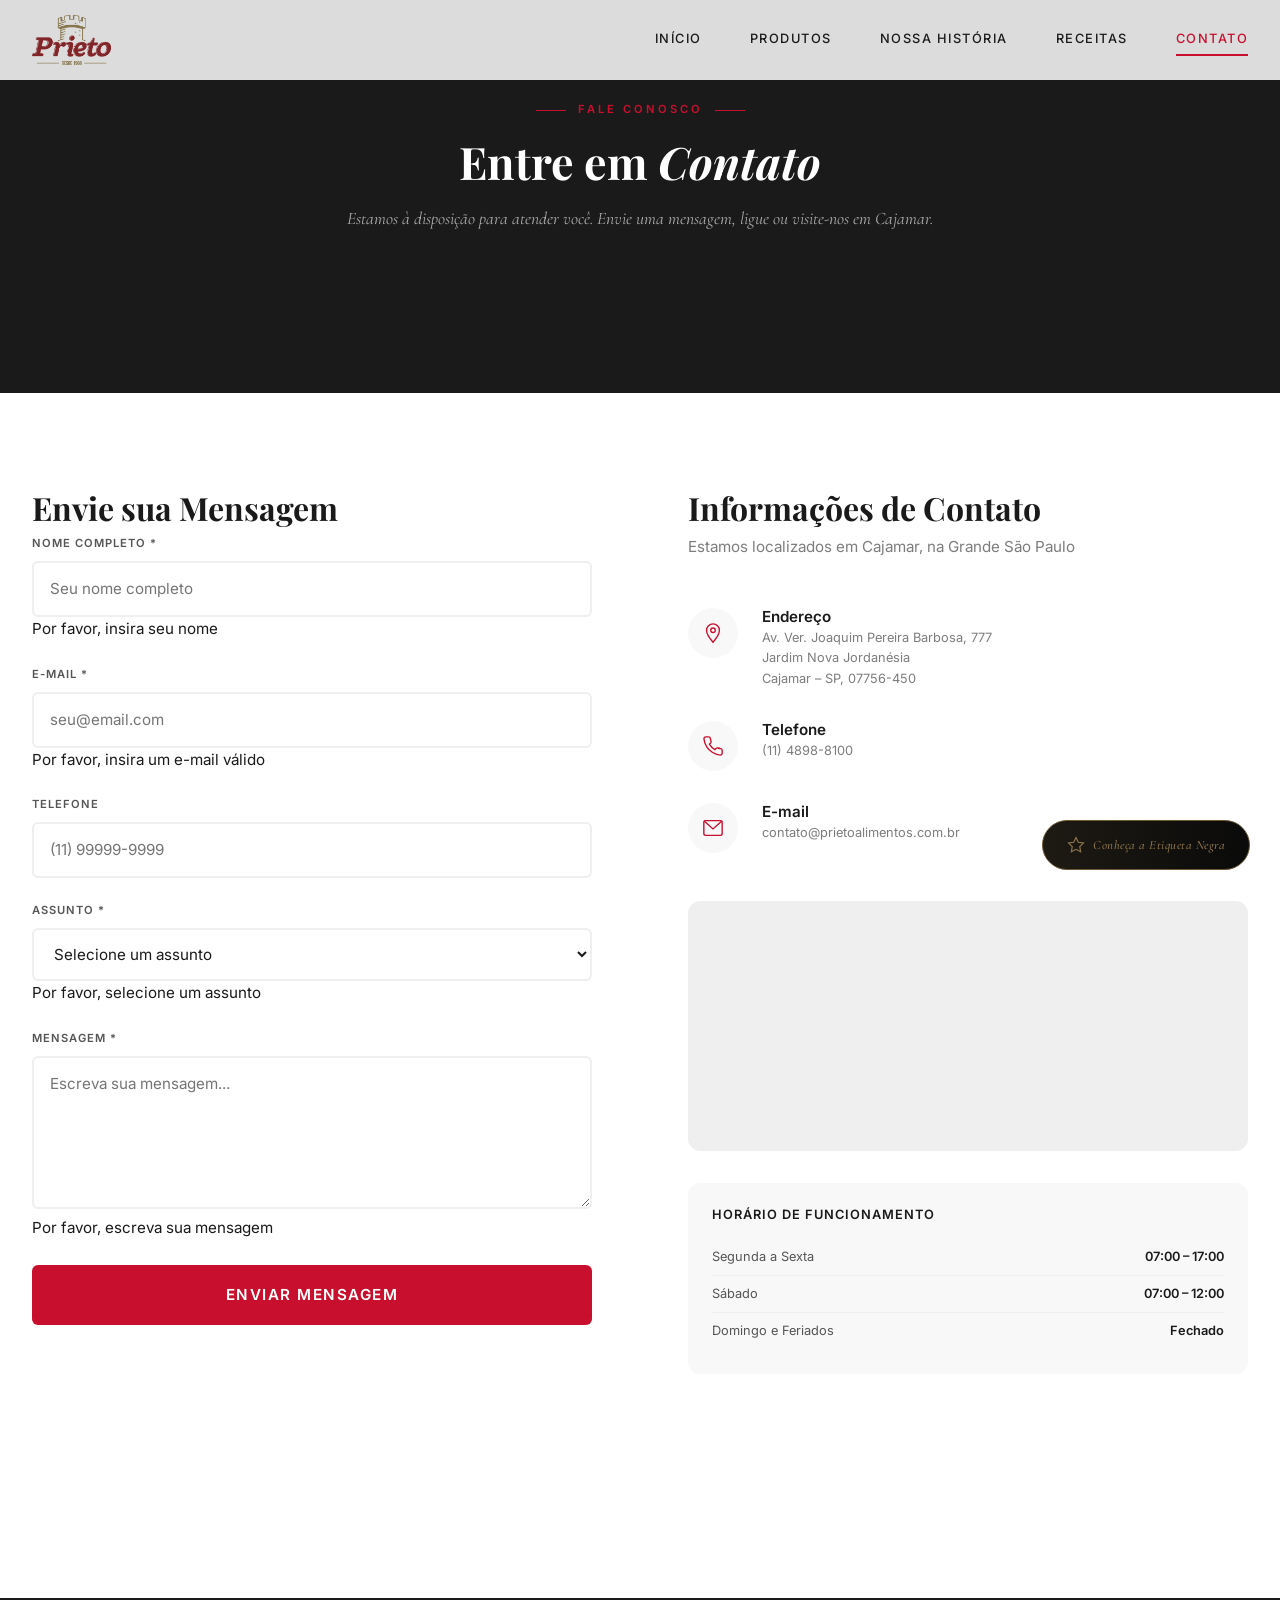
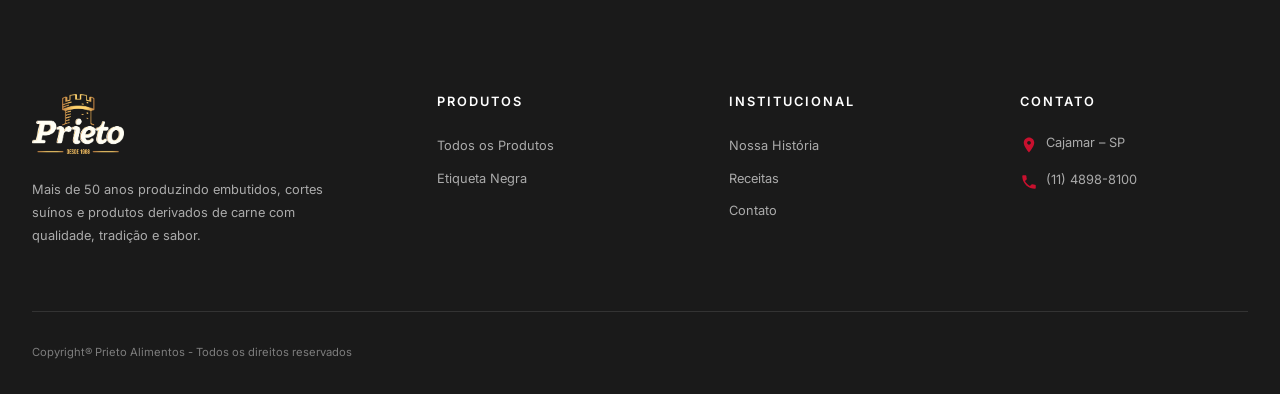
<file: contato.html>
<!DOCTYPE html>
<html lang="pt-BR">
<head>
    <meta charset="UTF-8">
    <meta name="viewport" content="width=device-width, initial-scale=1.0">
    <title>Contato | Prieto Alimentos</title>
    <meta name="description" content="Entre em contato com a Prieto Alimentos. Localização em Cajamar-SP, telefone, horários de atendimento e formulário de contato.">
    <link rel="preconnect" href="https://fonts.googleapis.com">
    <link rel="preconnect" href="https://fonts.gstatic.com" crossorigin>
    <link href="https://fonts.googleapis.com/css2?family=Cormorant+Garamond:ital,wght@0,400;0,600;1,400&family=Inter:wght@300;400;500;600;700&family=Playfair+Display:ital,wght@0,400;0,700;1,400&display=swap" rel="stylesheet">
    <link rel="stylesheet" href="css/global.css">
    <link rel="stylesheet" href="css/components.css">
    <link rel="stylesheet" href="css/contato.css">
</head>
<body>

    <!-- NAVBAR -->
    <nav class="navbar">
        <div class="container">
            <a href="index.html" class="navbar-logo">
                <img src="src/Logo Prieto Vermelha.png" alt="Prieto Alimentos">
            </a>
            <div class="navbar-menu">
                <a href="index.html">Início</a>
                <a href="produtos.html">Produtos</a>
                <a href="historia.html">Nossa História</a>
                <a href="receitas.html">Receitas</a>
                <a href="contato.html" class="active">Contato</a>
            </div>
            <div class="navbar-hamburger" aria-label="Menu">
                <span></span><span></span><span></span>
            </div>
        </div>
    </nav>
    <div class="navbar-mobile-overlay">
        <a href="index.html">Início</a>
        <a href="produtos.html">Produtos</a>
        <a href="historia.html">Nossa História</a>
        <a href="receitas.html">Receitas</a>
        <a href="contato.html">Contato</a>
        <a href="etiqueta-negra.html" style="color: var(--prieto-gold); font-style: italic;">Etiqueta Negra</a>
    </div>

    <!-- ============================================
         CONTATO HERO
         ============================================ -->
    <section class="contato-hero section">
        <div class="container">
            <div class="section-header">
                <span class="section-label">Fale Conosco</span>
                <h1>Entre em <em>Contato</em></h1>
                <p>Estamos à disposição para atender você. Envie uma mensagem, ligue ou visite-nos em Cajamar.</p>
            </div>
        </div>
    </section>

    <!-- ============================================
         CONTACT FORM + INFO
         ============================================ -->
    <section class="contato-body section" style="padding-top:0;">
        <div class="container">
            <div class="contato-grid">

                <!-- Form -->
                <div class="contato-form-wrapper reveal-left">
                    <h2>Envie sua Mensagem</h2>
                    <form id="contact-form" class="contato-form" novalidate>
                        <div class="form-group">
                            <label for="name">Nome Completo *</label>
                            <input type="text" id="name" name="name" required placeholder="Seu nome completo">
                            <span class="form-error">Por favor, insira seu nome</span>
                        </div>
                        <div class="form-group">
                            <label for="email">E-mail *</label>
                            <input type="email" id="email" name="email" required placeholder="seu@email.com">
                            <span class="form-error">Por favor, insira um e-mail válido</span>
                        </div>
                        <div class="form-group">
                            <label for="phone">Telefone</label>
                            <input type="tel" id="phone" name="phone" placeholder="(11) 99999-9999">
                        </div>
                        <div class="form-group">
                            <label for="subject">Assunto *</label>
                            <select id="subject" name="subject" required>
                                <option value="">Selecione um assunto</option>
                                <option value="duvida">Dúvida sobre Produtos</option>
                                <option value="comercial">Área Comercial / Representação</option>
                                <option value="qualidade">Qualidade e SAC</option>
                                <option value="trabalhe">Trabalhe Conosco</option>
                                <option value="outro">Outro Assunto</option>
                            </select>
                            <span class="form-error">Por favor, selecione um assunto</span>
                        </div>
                        <div class="form-group">
                            <label for="message">Mensagem *</label>
                            <textarea id="message" name="message" rows="5" required placeholder="Escreva sua mensagem..."></textarea>
                            <span class="form-error">Por favor, escreva sua mensagem</span>
                        </div>
                        <button type="submit" class="btn btn-primary btn-lg" id="form-submit" style="width: 100%;">
                            Enviar Mensagem
                        </button>
                    </form>
                </div>

                <!-- Info -->
                <div class="contato-info-wrapper reveal-right">
                    <h2>Informações de Contato</h2>
                    <p>Estamos localizados em Cajamar, na Grande São Paulo</p>

                    <div class="contato-info-list">
                        <div class="contato-info-item">
                            <div class="contato-info-icon">
                                <svg viewBox="0 0 24 24" fill="none" stroke="currentColor" stroke-width="1.5">
                                    <path d="M12 2C8.13 2 5 5.13 5 9c0 5.25 7 13 7 13s7-7.75 7-13c0-3.87-3.13-7-7-7z"/>
                                    <circle cx="12" cy="9" r="2.5"/>
                                </svg>
                            </div>
                            <div class="contato-info-text">
                                <h4>Endereço</h4>
                                <p>Av. Ver. Joaquim Pereira Barbosa, 777<br>Jardim Nova Jordanésia<br>Cajamar – SP, 07756-450</p>
                            </div>
                        </div>

                        <div class="contato-info-item">
                            <div class="contato-info-icon">
                                <svg viewBox="0 0 24 24" fill="none" stroke="currentColor" stroke-width="1.5">
                                    <path d="M22 16.92v3a2 2 0 0 1-2.18 2 19.79 19.79 0 0 1-8.63-3.07 19.5 19.5 0 0 1-6-6 19.79 19.79 0 0 1-3.07-8.67A2 2 0 0 1 4.11 2h3a2 2 0 0 1 2 1.72c.127.96.361 1.903.7 2.81a2 2 0 0 1-.45 2.11L8.09 9.91a16 16 0 0 0 6 6l1.27-1.27a2 2 0 0 1 2.11-.45c.907.339 1.85.573 2.81.7A2 2 0 0 1 22 16.92z"/>
                                </svg>
                            </div>
                            <div class="contato-info-text">
                                <h4>Telefone</h4>
                                <p>(11) 4898-8100</p>
                            </div>
                        </div>

                        <div class="contato-info-item">
                            <div class="contato-info-icon">
                                <svg viewBox="0 0 24 24" fill="none" stroke="currentColor" stroke-width="1.5">
                                    <rect x="2" y="4" width="20" height="16" rx="2"/>
                                    <polyline points="22,4 12,13 2,4"/>
                                </svg>
                            </div>
                            <div class="contato-info-text">
                                <h4>E-mail</h4>
                                <p>contato@prietoalimentos.com.br</p>
                            </div>
                        </div>
                    </div>

                    <!-- Map -->
                    <div class="contato-map">
                        <iframe
                            src="https://www.google.com/maps/embed?pb=!1m18!1m12!1m3!1d3658.5!2d-46.88!3d-23.37!2m3!1f0!2f0!3f0!3m2!1i1024!2i768!4f13.1!3m3!1m2!1s0x0%3A0x0!2zMjPCsDIyJzEyLjAiUyA0NsKwNTInNDguMCJX!5e0!3m2!1spt-BR!2sbr!4v1700000000000!5m2!1spt-BR!2sbr"
                            loading="lazy"
                            referrerpolicy="no-referrer-when-downgrade"
                            title="Localização Prieto Alimentos">
                        </iframe>
                    </div>

                    <!-- Hours -->
                    <div class="contato-hours">
                        <h4>Horário de Funcionamento</h4>
                        <div class="contato-hours-row">
                            <span class="day">Segunda a Sexta</span>
                            <span class="time">07:00 – 17:00</span>
                        </div>
                        <div class="contato-hours-row">
                            <span class="day">Sábado</span>
                            <span class="time">07:00 – 12:00</span>
                        </div>
                        <div class="contato-hours-row">
                            <span class="day">Domingo e Feriados</span>
                            <span class="time">Fechado</span>
                        </div>
                    </div>
                </div>
            </div>
        </div>
    </section>

    <!-- FOOTER -->
    <footer class="footer">
        <div class="container">
            <div class="footer-grid">
                <div class="footer-brand">
                    <img src="src/Logo Prieto Branco.png" alt="Prieto Alimentos">
                    <p>Mais de 50 anos produzindo embutidos, cortes suínos e produtos derivados de carne com qualidade, tradição e sabor.</p>
                </div>
                <div class="footer-column">
                    <h4>Produtos</h4>
                    <ul>
                        <li><a href="produtos.html">Todos os Produtos</a></li>
                        <li><a href="etiqueta-negra.html">Etiqueta Negra</a></li>
                    </ul>
                </div>
                <div class="footer-column">
                    <h4>Institucional</h4>
                    <ul>
                        <li><a href="historia.html">Nossa História</a></li>
                        <li><a href="receitas.html">Receitas</a></li>
                        <li><a href="contato.html">Contato</a></li>
                    </ul>
                </div>
                <div class="footer-column">
                    <h4>Contato</h4>
                    <div class="footer-contact-item">
                        <svg viewBox="0 0 24 24" fill="currentColor"><path d="M12 2C8.13 2 5 5.13 5 9c0 5.25 7 13 7 13s7-7.75 7-13c0-3.87-3.13-7-7-7zm0 9.5c-1.38 0-2.5-1.12-2.5-2.5s1.12-2.5 2.5-2.5 2.5 1.12 2.5 2.5-1.12 2.5-2.5 2.5z"/></svg>
                        <span>Cajamar – SP</span>
                    </div>
                    <div class="footer-contact-item">
                        <svg viewBox="0 0 24 24" fill="currentColor"><path d="M6.62 10.79c1.44 2.83 3.76 5.14 6.59 6.59l2.2-2.2c.27-.27.67-.36 1.02-.24 1.12.37 2.33.57 3.57.57.55 0 1 .45 1 1V20c0 .55-.45 1-1 1-9.39 0-17-7.61-17-17 0-.55.45-1 1-1h3.5c.55 0 1 .45 1 1 0 1.25.2 2.45.57 3.57.11.35.03.74-.25 1.02l-2.2 2.2z"/></svg>
                        <span>(11) 4898-8100</span>
                    </div>
                </div>
            </div>
            <div class="footer-bottom">
                <p>Copyright® Prieto Alimentos - Todos os direitos reservados</p>
            </div>
        </div>
    </footer>

    <a href="etiqueta-negra.html" class="etiqueta-negra-btn">
        <svg viewBox="0 0 24 24" fill="none" stroke="currentColor" stroke-width="1.5" width="18" height="18">
            <path d="M12 2l3.09 6.26L22 9.27l-5 4.87 1.18 6.88L12 17.77l-6.18 3.25L7 14.14 2 9.27l6.91-1.01L12 2z"/>
        </svg>
        Conheça a Etiqueta Negra
    </a>

    <script src="js/main.js"></script>
    <script src="js/contato.js"></script>
</body>
</html>
</file>
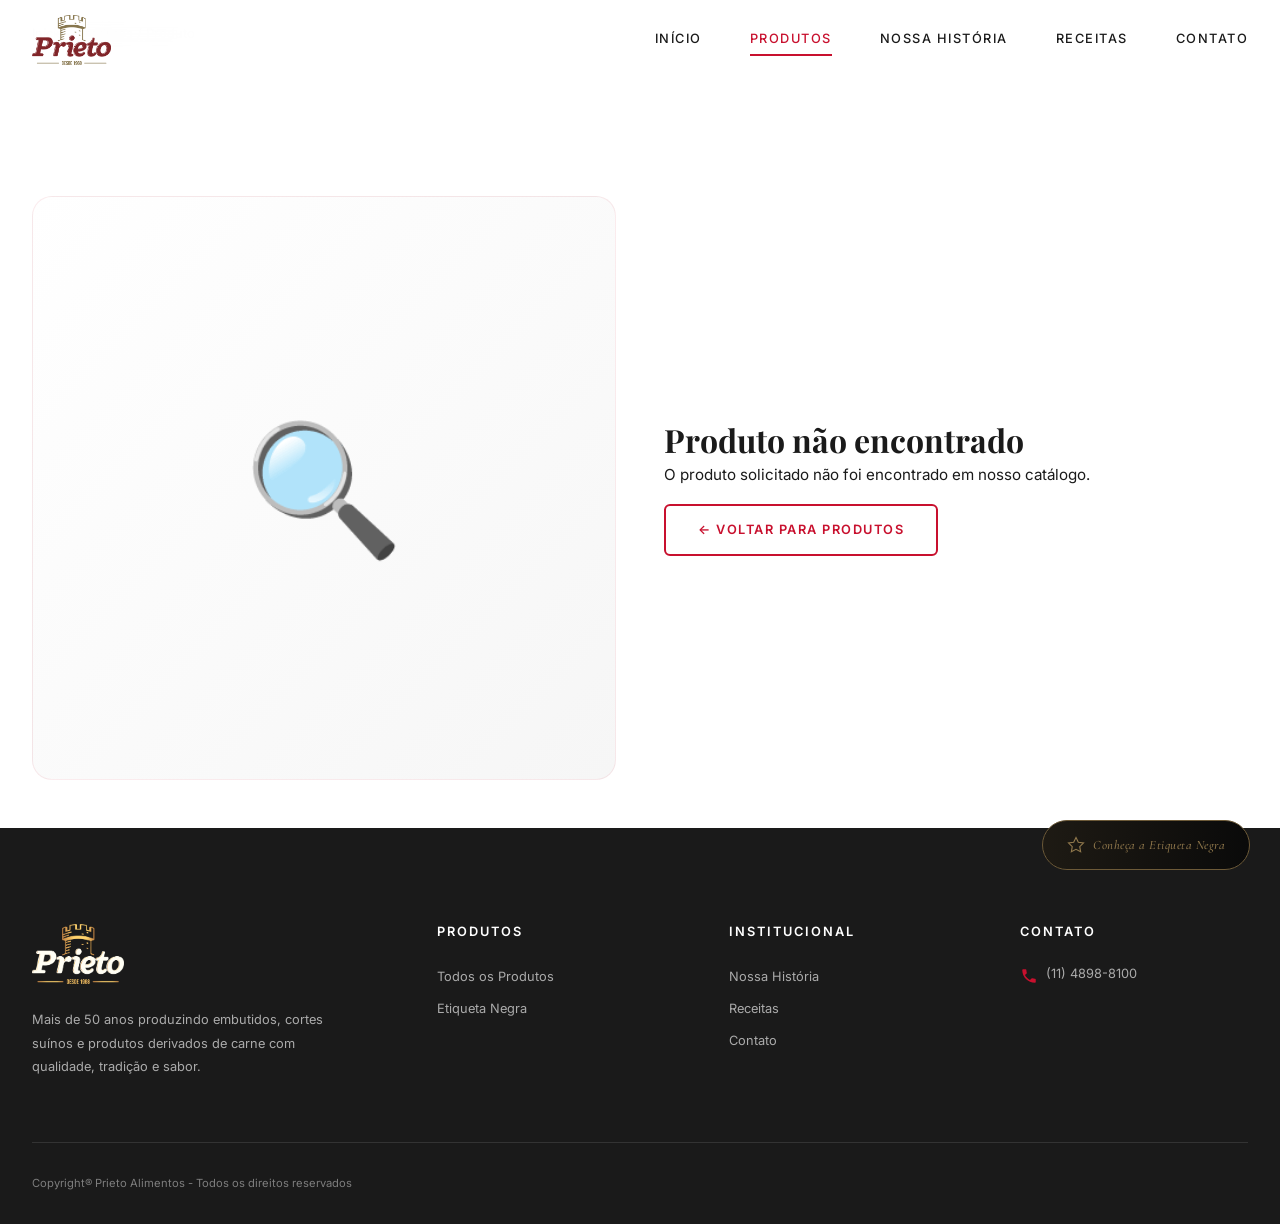
<file: produto-detalhe.html>
<!DOCTYPE html>
<html lang="pt-BR">
<head>
    <meta charset="UTF-8">
    <meta name="viewport" content="width=device-width, initial-scale=1.0">
    <title>Produto | Prieto Alimentos</title>
    <meta name="description" content="Detalhes do produto Prieto Alimentos. Informações nutricionais, modo de preparo e receitas sugeridas.">
    <link rel="preconnect" href="https://fonts.googleapis.com">
    <link rel="preconnect" href="https://fonts.gstatic.com" crossorigin>
    <link href="https://fonts.googleapis.com/css2?family=Cormorant+Garamond:ital,wght@0,400;0,600;1,400&family=Inter:wght@300;400;500;600;700&family=Playfair+Display:ital,wght@0,400;0,700;1,400&display=swap" rel="stylesheet">
    <link rel="stylesheet" href="css/global.css">
    <link rel="stylesheet" href="css/components.css">
    <link rel="stylesheet" href="css/produtos.css">
    <style>
        /* Product Detail Styles */
        .product-detail-hero {
            padding: calc(var(--navbar-height) + var(--space-2xl)) 0 var(--space-2xl);
            background: var(--prieto-gray-50);
        }
        .product-detail-hero .container {
            display: grid;
            grid-template-columns: 1fr 1fr;
            gap: var(--space-2xl);
            align-items: center;
        }
        .product-image-box {
            aspect-ratio: 1;
            border-radius: var(--radius-lg);
            display: flex;
            align-items: center;
            justify-content: center;
            font-size: 8rem;
            background: linear-gradient(135deg, rgba(255,255,255,.9), rgba(245,245,245,.9));
            backdrop-filter: blur(10px);
            border: 1px solid rgba(200,16,46,.08);
        }
        .product-info h1 {
            font-size: var(--fs-2xl);
            margin-bottom: var(--space-xs);
        }
        .product-info .product-category-badge {
            display: inline-block;
            padding: var(--space-2xs) var(--space-sm);
            background: var(--prieto-red);
            color: white;
            border-radius: var(--radius-full);
            font-size: var(--fs-xs);
            font-weight: 600;
            text-transform: uppercase;
            letter-spacing: 0.05em;
            margin-bottom: var(--space-md);
        }
        .product-info .product-category-badge.premium {
            background: var(--prieto-gold);
            color: var(--prieto-black);
        }
        .product-info .product-weight {
            color: var(--prieto-gray-400);
            margin-bottom: var(--space-md);
            font-size: var(--fs-sm);
        }
        .product-info .product-description {
            color: var(--prieto-gray-600);
            line-height: 1.8;
            margin-bottom: var(--space-lg);
        }
        .product-info .product-tags {
            display: flex;
            flex-wrap: wrap;
            gap: var(--space-xs);
            margin-bottom: var(--space-lg);
        }
        .product-info .product-tags span {
            padding: var(--space-2xs) var(--space-sm);
            background: var(--prieto-gray-100);
            border-radius: var(--radius-full);
            font-size: var(--fs-xs);
            color: var(--prieto-gray-600);
        }
        .product-preparation {
            padding: var(--space-lg);
            background: rgba(200,16,46,0.03);
            border-radius: var(--radius-md);
            border-left: 3px solid var(--prieto-red);
            margin-bottom: var(--space-lg);
        }
        .product-preparation h3 {
            font-size: var(--fs-md);
            margin-bottom: var(--space-sm);
        }
        .product-preparation p {
            color: var(--prieto-gray-600);
            line-height: 1.7;
        }
        .nutrition-section {
            padding: var(--space-2xl) 0;
        }
        .nutrition-table {
            width: 100%;
            max-width: 500px;
            border-collapse: collapse;
        }
        .nutrition-table caption {
            text-align: left;
            font-weight: 700;
            font-size: var(--fs-lg);
            margin-bottom: var(--space-md);
            caption-side: top;
        }
        .nutrition-table th,
        .nutrition-table td {
            padding: var(--space-sm) var(--space-md);
            text-align: left;
            border-bottom: 1px solid var(--prieto-gray-100);
            font-size: var(--fs-sm);
        }
        .nutrition-table th {
            color: var(--prieto-gray-400);
            font-weight: 500;
        }
        .nutrition-table td {
            font-weight: 600;
        }
        .related-products {
            padding: var(--space-2xl) 0;
            background: var(--prieto-gray-50);
        }
        .related-grid {
            display: grid;
            grid-template-columns: repeat(auto-fill, minmax(260px, 1fr));
            gap: var(--space-lg);
        }
        @media (max-width: 768px) {
            .product-detail-hero .container {
                grid-template-columns: 1fr;
            }
            .product-image-box {
                font-size: 5rem;
                max-width: 300px;
                margin: 0 auto;
            }
        }
    </style>
</head>
<body>

    <!-- NAVBAR -->
    <nav class="navbar">
        <div class="container">
            <a href="index.html" class="navbar-logo">
                <img src="src/Logo Prieto Vermelha.png" alt="Prieto Alimentos">
            </a>
            <div class="navbar-menu">
                <a href="index.html">Início</a>
                <a href="produtos.html" class="active">Produtos</a>
                <a href="historia.html">Nossa História</a>
                <a href="receitas.html">Receitas</a>
                <a href="contato.html">Contato</a>
            </div>
            <div class="navbar-hamburger" aria-label="Menu">
                <span></span><span></span><span></span>
            </div>
        </div>
    </nav>
    <div class="navbar-mobile-overlay">
        <a href="index.html">Início</a>
        <a href="produtos.html">Produtos</a>
        <a href="historia.html">Nossa História</a>
        <a href="receitas.html">Receitas</a>
        <a href="contato.html">Contato</a>
        <a href="etiqueta-negra.html" style="color: var(--prieto-gold); font-style: italic;">Etiqueta Negra</a>
    </div>

    <!-- Breadcrumb -->
    <div class="breadcrumb" id="breadcrumb">
        <div class="container">
            <a href="index.html">Início</a>
            <span class="breadcrumb-sep">/</span>
            <a href="produtos.html">Produtos</a>
            <span class="breadcrumb-sep">/</span>
            <span id="breadcrumb-product">Produto</span>
        </div>
    </div>

    <!-- Product Detail Hero -->
    <section class="product-detail-hero" id="product-detail-hero">
        <div class="container">
            <div class="product-image-box" id="product-emoji">
                <!-- emoji inserted by JS -->
            </div>
            <div class="product-info" id="product-info">
                <!-- populated by JS -->
            </div>
        </div>
    </section>

    <!-- Nutrition -->
    <section class="nutrition-section" id="nutrition-section">
        <div class="container">
            <table class="nutrition-table" id="nutrition-table">
                <caption>Informações Nutricionais</caption>
                <!-- populated by JS -->
            </table>
        </div>
    </section>

    <!-- Related Products -->
    <section class="related-products" id="related-products">
        <div class="container">
            <div class="section-header reveal">
                <span class="section-label">Relacionados</span>
                <h2>Produtos da mesma categoria</h2>
            </div>
            <div class="related-grid" id="related-grid">
                <!-- populated by JS -->
            </div>
        </div>
    </section>

    <!-- FOOTER -->
    <footer class="footer">
        <div class="container">
            <div class="footer-grid">
                <div class="footer-brand">
                    <img src="src/Logo Prieto Branco.png" alt="Prieto Alimentos">
                    <p>Mais de 50 anos produzindo embutidos, cortes suínos e produtos derivados de carne com qualidade, tradição e sabor.</p>
                </div>
                <div class="footer-column">
                    <h4>Produtos</h4>
                    <ul>
                        <li><a href="produtos.html">Todos os Produtos</a></li>
                        <li><a href="etiqueta-negra.html">Etiqueta Negra</a></li>
                    </ul>
                </div>
                <div class="footer-column">
                    <h4>Institucional</h4>
                    <ul>
                        <li><a href="historia.html">Nossa História</a></li>
                        <li><a href="receitas.html">Receitas</a></li>
                        <li><a href="contato.html">Contato</a></li>
                    </ul>
                </div>
                <div class="footer-column">
                    <h4>Contato</h4>
                    <div class="footer-contact-item">
                        <svg viewBox="0 0 24 24" fill="currentColor"><path d="M6.62 10.79c1.44 2.83 3.76 5.14 6.59 6.59l2.2-2.2c.27-.27.67-.36 1.02-.24 1.12.37 2.33.57 3.57.57.55 0 1 .45 1 1V20c0 .55-.45 1-1 1-9.39 0-17-7.61-17-17 0-.55.45-1 1-1h3.5c.55 0 1 .45 1 1 0 1.25.2 2.45.57 3.57.11.35.03.74-.25 1.02l-2.2 2.2z"/></svg>
                        <span>(11) 4898-8100</span>
                    </div>
                </div>
            </div>
            <div class="footer-bottom">
                <p>Copyright® Prieto Alimentos - Todos os direitos reservados</p>
            </div>
        </div>
    </footer>

    <a href="etiqueta-negra.html" class="etiqueta-negra-btn">
        <svg viewBox="0 0 24 24" fill="none" stroke="currentColor" stroke-width="1.5" width="18" height="18">
            <path d="M12 2l3.09 6.26L22 9.27l-5 4.87 1.18 6.88L12 17.77l-6.18 3.25L7 14.14 2 9.27l6.91-1.01L12 2z"/>
        </svg>
        Conheça a Etiqueta Negra
    </a>

    <script src="js/supabase-client.js"></script>
    <script src="js/data/produtos-data.js"></script>
    <script src="js/main.js"></script>
    <script src="js/produto-detalhe.js"></script>
</body>
</html>
</file>
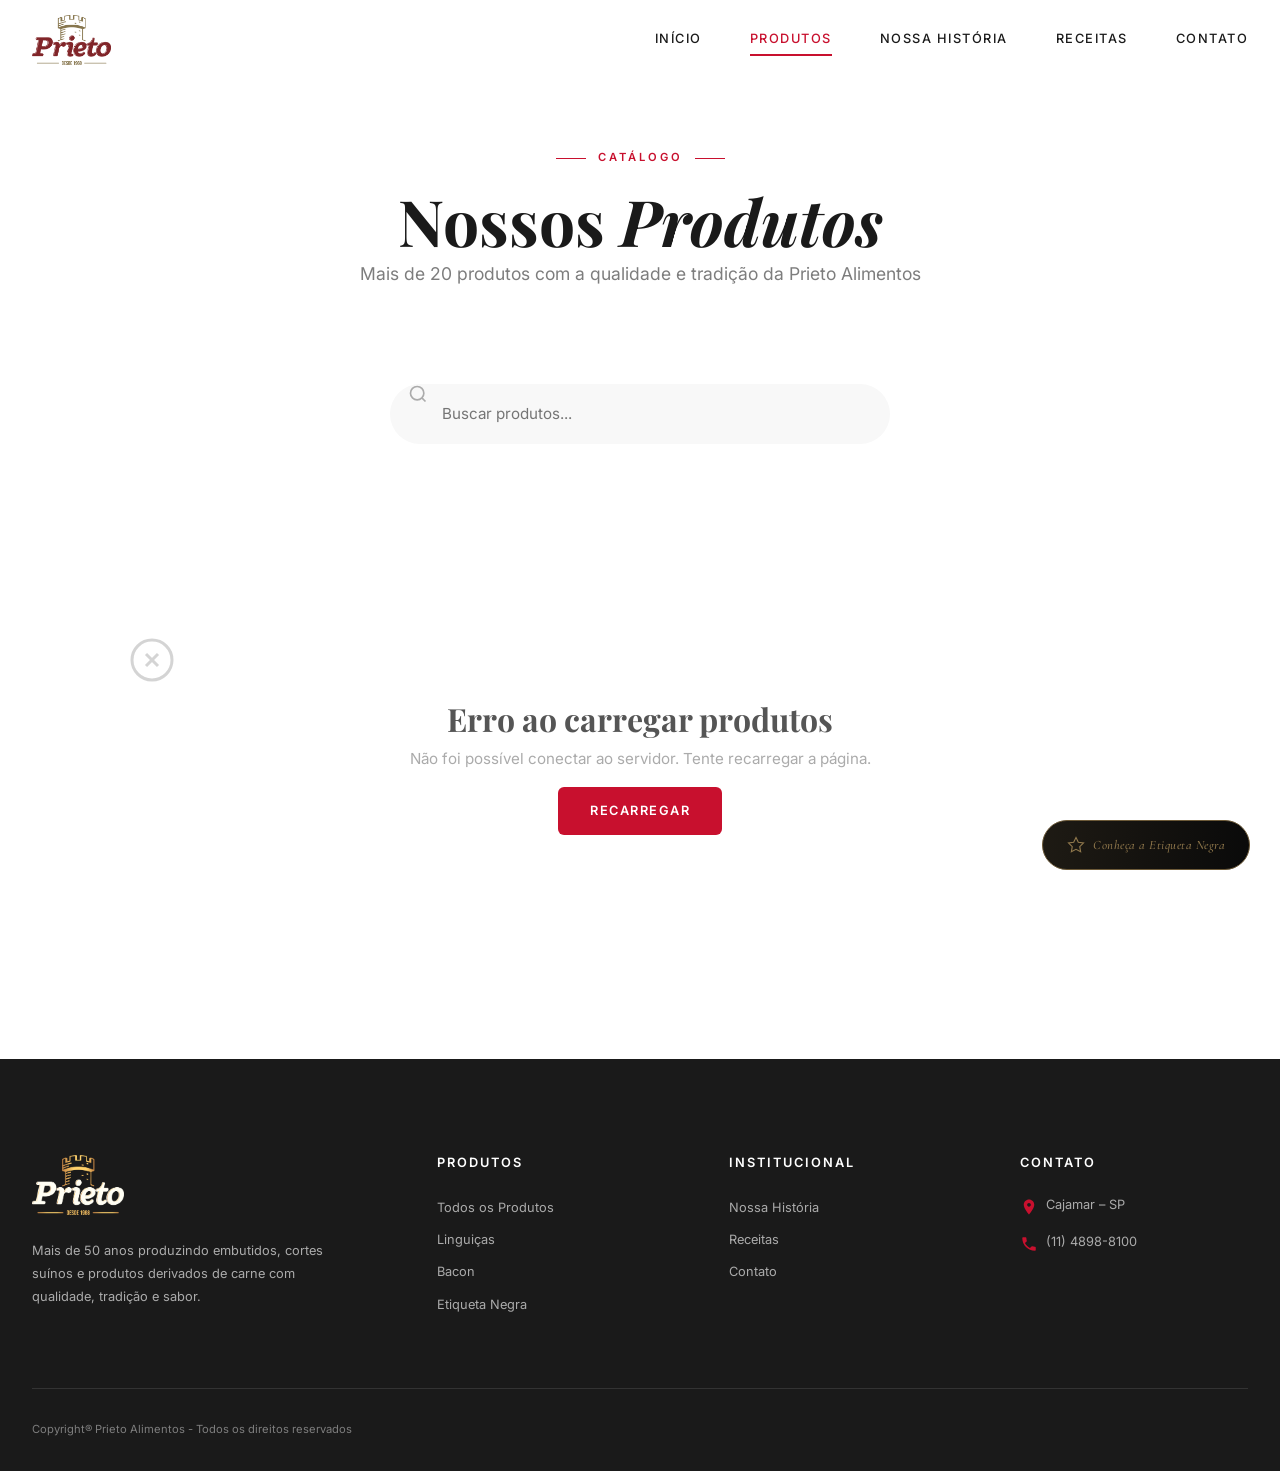
<file: produtos.html>
<!DOCTYPE html>
<html lang="pt-BR">
<head>
    <meta charset="UTF-8">
    <meta name="viewport" content="width=device-width, initial-scale=1.0">
    <title>Produtos | Prieto Alimentos</title>
    <meta name="description" content="Conheça a linha completa de produtos Prieto Alimentos: linguiças, bacons, embutidos, cortes suínos, defumados e muito mais.">
    <link rel="preconnect" href="https://fonts.googleapis.com">
    <link rel="preconnect" href="https://fonts.gstatic.com" crossorigin>
    <link href="https://fonts.googleapis.com/css2?family=Cormorant+Garamond:ital,wght@0,400;0,600;1,400&family=Inter:wght@300;400;500;600;700&family=Playfair+Display:ital,wght@0,400;0,700;1,400&display=swap" rel="stylesheet">
    <link rel="stylesheet" href="css/global.css">
    <link rel="stylesheet" href="css/components.css">
    <link rel="stylesheet" href="css/produtos.css">
</head>
<body>

    <!-- NAVBAR -->
    <nav class="navbar">
        <div class="container">
            <a href="index.html" class="navbar-logo">
                <img src="src/Logo Prieto Vermelha.png" alt="Prieto Alimentos">
            </a>
            <div class="navbar-menu">
                <a href="index.html">Início</a>
                <a href="produtos.html" class="active">Produtos</a>
                <a href="historia.html">Nossa História</a>
                <a href="receitas.html">Receitas</a>
                <a href="contato.html">Contato</a>
            </div>
            <div class="navbar-hamburger" aria-label="Menu">
                <span></span><span></span><span></span>
            </div>
        </div>
    </nav>
    <div class="navbar-mobile-overlay">
        <a href="index.html">Início</a>
        <a href="produtos.html">Produtos</a>
        <a href="historia.html">Nossa História</a>
        <a href="receitas.html">Receitas</a>
        <a href="contato.html">Contato</a>
        <a href="etiqueta-negra.html" style="color: var(--prieto-gold); font-style: italic;">Etiqueta Negra</a>
    </div>

    <!-- ============================================
         PRODUCTS HERO / HEADER
         ============================================ -->
    <section class="produtos-header section">
        <div class="container">
            <div class="section-header">
                <span class="section-label">Catálogo</span>
                <h1>Nossos <em>Produtos</em></h1>
                <p>Mais de 20 produtos com a qualidade e tradição da Prieto Alimentos</p>
            </div>

            <!-- Search Bar -->
            <div class="search-wrapper">
                <div class="search-bar">
                    <svg class="search-icon" viewBox="0 0 24 24" fill="none" stroke="currentColor" stroke-width="2">
                        <circle cx="11" cy="11" r="8"/>
                        <path d="M21 21l-4.35-4.35"/>
                    </svg>
                    <input type="text" id="product-search" class="search-input" placeholder="Buscar produtos..." autocomplete="off">
                    <button class="search-clear" id="search-clear" aria-label="Limpar busca" style="display:none;">
                        <svg viewBox="0 0 24 24" fill="none" stroke="currentColor" stroke-width="2" width="18" height="18">
                            <line x1="18" y1="6" x2="6" y2="18"/><line x1="6" y1="6" x2="18" y2="18"/>
                        </svg>
                    </button>
                </div>
                <div class="autocomplete-suggestions" id="autocomplete-suggestions"></div>
            </div>

            <!-- Category Filters -->
            <div class="category-filters" id="category-filters">
                <!-- Populated by JS -->
            </div>
        </div>
    </section>

    <!-- ============================================
         PRODUCTS GRID
         ============================================ -->
    <section class="section" style="padding-top: 0;">
        <div class="container">
            <div class="produtos-grid" id="products-grid">
                <!-- Populated by JS -->
            </div>
            <div class="products-empty" id="products-empty" style="display:none;">
                <div class="products-empty-icon">🔍</div>
                <h3>Nenhum produto encontrado</h3>
                <p>Tente buscar por outro termo ou selecione outra categoria</p>
            </div>
        </div>
    </section>

    <!-- FOOTER -->
    <footer class="footer">
        <div class="container">
            <div class="footer-grid">
                <div class="footer-brand">
                    <img src="src/Logo Prieto Branco.png" alt="Prieto Alimentos">
                    <p>Mais de 50 anos produzindo embutidos, cortes suínos e produtos derivados de carne com qualidade, tradição e sabor.</p>
                </div>
                <div class="footer-column">
                    <h4>Produtos</h4>
                    <ul>
                        <li><a href="produtos.html">Todos os Produtos</a></li>
                        <li><a href="produtos.html?cat=linguicas">Linguiças</a></li>
                        <li><a href="produtos.html?cat=bacon">Bacon</a></li>
                        <li><a href="etiqueta-negra.html">Etiqueta Negra</a></li>
                    </ul>
                </div>
                <div class="footer-column">
                    <h4>Institucional</h4>
                    <ul>
                        <li><a href="historia.html">Nossa História</a></li>
                        <li><a href="receitas.html">Receitas</a></li>
                        <li><a href="contato.html">Contato</a></li>
                    </ul>
                </div>
                <div class="footer-column">
                    <h4>Contato</h4>
                    <div class="footer-contact-item">
                        <svg viewBox="0 0 24 24" fill="currentColor"><path d="M12 2C8.13 2 5 5.13 5 9c0 5.25 7 13 7 13s7-7.75 7-13c0-3.87-3.13-7-7-7zm0 9.5c-1.38 0-2.5-1.12-2.5-2.5s1.12-2.5 2.5-2.5 2.5 1.12 2.5 2.5-1.12 2.5-2.5 2.5z"/></svg>
                        <span>Cajamar – SP</span>
                    </div>
                    <div class="footer-contact-item">
                        <svg viewBox="0 0 24 24" fill="currentColor"><path d="M6.62 10.79c1.44 2.83 3.76 5.14 6.59 6.59l2.2-2.2c.27-.27.67-.36 1.02-.24 1.12.37 2.33.57 3.57.57.55 0 1 .45 1 1V20c0 .55-.45 1-1 1-9.39 0-17-7.61-17-17 0-.55.45-1 1-1h3.5c.55 0 1 .45 1 1 0 1.25.2 2.45.57 3.57.11.35.03.74-.25 1.02l-2.2 2.2z"/></svg>
                        <span>(11) 4898-8100</span>
                    </div>
                </div>
            </div>
            <div class="footer-bottom">
                <p>Copyright® Prieto Alimentos - Todos os direitos reservados</p>
            </div>
        </div>
    </footer>

    <!-- Etiqueta Negra Floating Button -->
    <a href="etiqueta-negra.html" class="etiqueta-negra-btn">
        <svg viewBox="0 0 24 24" fill="none" stroke="currentColor" stroke-width="1.5" width="18" height="18">
            <path d="M12 2l3.09 6.26L22 9.27l-5 4.87 1.18 6.88L12 17.77l-6.18 3.25L7 14.14 2 9.27l6.91-1.01L12 2z"/>
        </svg>
        Conheça a Etiqueta Negra
    </a>

    <!-- Scripts -->
    <script src="https://cdnjs.cloudflare.com/ajax/libs/gsap/3.12.5/gsap.min.js"></script>
    <script src="js/supabase-client.js"></script>
    <script src="js/main.js"></script>
    <script src="js/produtos.js"></script>
</body>
</html>
</file>
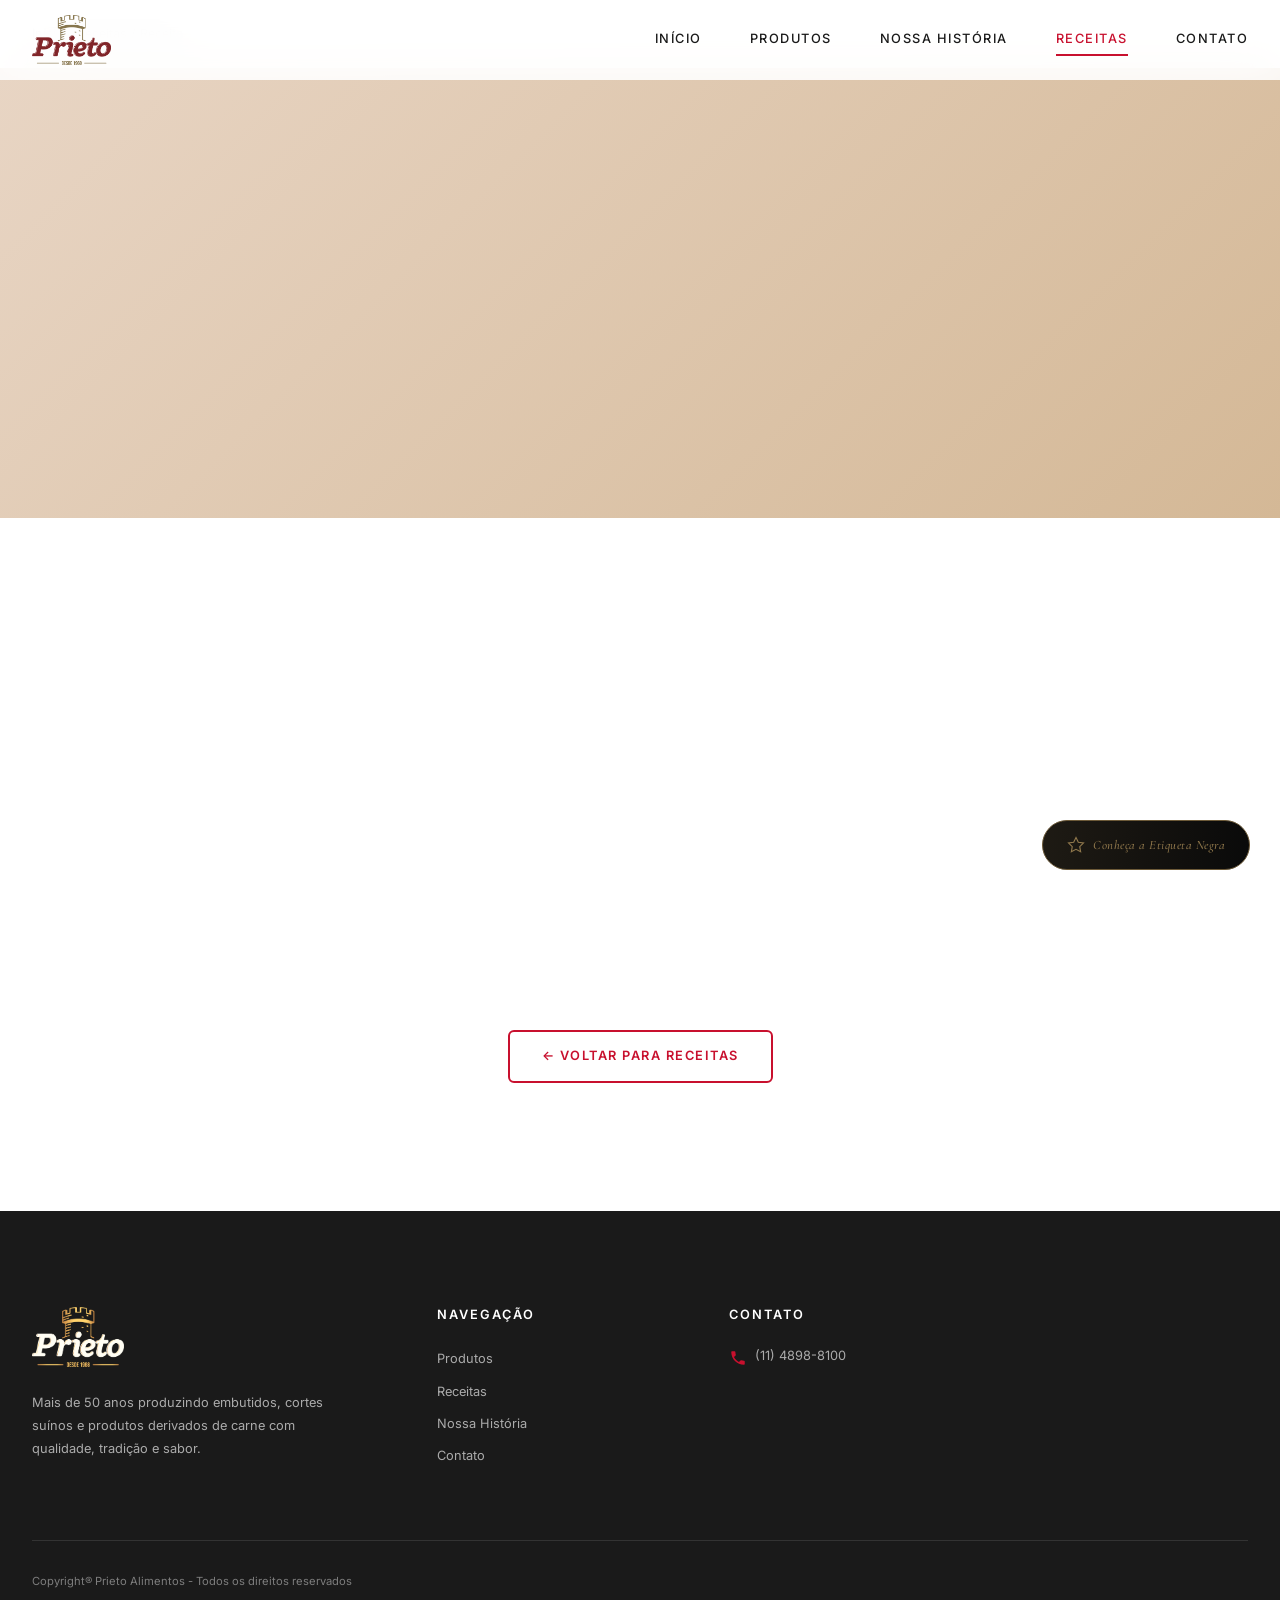
<file: receita-detalhe.html>
<!DOCTYPE html>
<html lang="pt-BR">
<head>
    <meta charset="UTF-8">
    <meta name="viewport" content="width=device-width, initial-scale=1.0">
    <title>Receita | Prieto Alimentos</title>
    <meta name="description" content="Receita completa com produtos Prieto Alimentos. Ingredientes, modo de preparo passo a passo e dicas especiais.">
    <link rel="preconnect" href="https://fonts.googleapis.com">
    <link rel="preconnect" href="https://fonts.gstatic.com" crossorigin>
    <link href="https://fonts.googleapis.com/css2?family=Cormorant+Garamond:ital,wght@0,400;0,600;1,400&family=Inter:wght@300;400;500;600;700&family=Playfair+Display:ital,wght@0,400;0,700;1,400&display=swap" rel="stylesheet">
    <link rel="stylesheet" href="css/global.css">
    <link rel="stylesheet" href="css/components.css">
    <link rel="stylesheet" href="css/receitas.css">
</head>
<body>

    <!-- NAVBAR -->
    <nav class="navbar">
        <div class="container">
            <a href="index.html" class="navbar-logo">
                <img src="src/Logo Prieto Vermelha.png" alt="Prieto Alimentos">
            </a>
            <div class="navbar-menu">
                <a href="index.html">Início</a>
                <a href="produtos.html">Produtos</a>
                <a href="historia.html">Nossa História</a>
                <a href="receitas.html" class="active">Receitas</a>
                <a href="contato.html">Contato</a>
            </div>
            <div class="navbar-hamburger" aria-label="Menu">
                <span></span><span></span><span></span>
            </div>
        </div>
    </nav>
    <div class="navbar-mobile-overlay">
        <a href="index.html">Início</a>
        <a href="produtos.html">Produtos</a>
        <a href="historia.html">Nossa História</a>
        <a href="receitas.html">Receitas</a>
        <a href="contato.html">Contato</a>
        <a href="etiqueta-negra.html" style="color: var(--prieto-gold); font-style: italic;">Etiqueta Negra</a>
    </div>

    <!-- Breadcrumb -->
    <div class="breadcrumb" id="breadcrumb">
        <div class="container">
            <a href="index.html">Início</a>
            <span class="breadcrumb-sep">/</span>
            <a href="receitas.html">Receitas</a>
            <span class="breadcrumb-sep">/</span>
            <span id="breadcrumb-recipe">Receita</span>
        </div>
    </div>

    <!-- ============================================
         RECIPE DETAIL
         ============================================ -->
    <section class="recipe-detail-hero" id="receita-detail-hero">
        <div class="recipe-detail-hero-content">
            <div class="container" id="receita-detail-header">
                <!-- Populated by JS: emoji, title, meta (time, difficulty, servings) -->
            </div>
        </div>
    </section>

    <section class="section">
        <div class="container">
            <div class="recipe-detail-body">
                <!-- Ingredients -->
                <aside class="recipe-ingredients" id="receita-ingredients">
                    <!-- Populated by JS: ingredient checklist -->
                </aside>

                <!-- Steps -->
                <div class="recipe-steps" id="receita-steps">
                    <!-- Populated by JS: numbered steps -->
                </div>
            </div>
        </div>
    </section>

    <!-- Product Suggestion -->
    <section class="section" id="receita-suggestion" style="padding-top:0;">
        <!-- Populated by JS -->
    </section>

    <!-- Back to Recipes -->
    <section class="section" style="text-align: center; padding-top: 0;">
        <div class="container">
            <a href="receitas.html" class="btn btn-secondary">← Voltar para Receitas</a>
        </div>
    </section>

    <!-- FOOTER -->
    <footer class="footer">
        <div class="container">
            <div class="footer-grid">
                <div class="footer-brand">
                    <img src="src/Logo Prieto Branco.png" alt="Prieto Alimentos">
                    <p>Mais de 50 anos produzindo embutidos, cortes suínos e produtos derivados de carne com qualidade, tradição e sabor.</p>
                </div>
                <div class="footer-column">
                    <h4>Navegação</h4>
                    <ul>
                        <li><a href="produtos.html">Produtos</a></li>
                        <li><a href="receitas.html">Receitas</a></li>
                        <li><a href="historia.html">Nossa História</a></li>
                        <li><a href="contato.html">Contato</a></li>
                    </ul>
                </div>
                <div class="footer-column">
                    <h4>Contato</h4>
                    <div class="footer-contact-item">
                        <svg viewBox="0 0 24 24" fill="currentColor"><path d="M6.62 10.79c1.44 2.83 3.76 5.14 6.59 6.59l2.2-2.2c.27-.27.67-.36 1.02-.24 1.12.37 2.33.57 3.57.57.55 0 1 .45 1 1V20c0 .55-.45 1-1 1-9.39 0-17-7.61-17-17 0-.55.45-1 1-1h3.5c.55 0 1 .45 1 1 0 1.25.2 2.45.57 3.57.11.35.03.74-.25 1.02l-2.2 2.2z"/></svg>
                        <span>(11) 4898-8100</span>
                    </div>
                </div>
            </div>
            <div class="footer-bottom">
                <p>Copyright® Prieto Alimentos - Todos os direitos reservados</p>
            </div>
        </div>
    </footer>

    <a href="etiqueta-negra.html" class="etiqueta-negra-btn">
        <svg viewBox="0 0 24 24" fill="none" stroke="currentColor" stroke-width="1.5" width="18" height="18">
            <path d="M12 2l3.09 6.26L22 9.27l-5 4.87 1.18 6.88L12 17.77l-6.18 3.25L7 14.14 2 9.27l6.91-1.01L12 2z"/>
        </svg>
        Conheça a Etiqueta Negra
    </a>

    <script src="js/data/produtos-data.js"></script>
    <script src="js/data/receitas-data.js"></script>
    <script src="js/main.js"></script>
    <script src="js/receitas.js"></script>
</body>
</html>
</file>
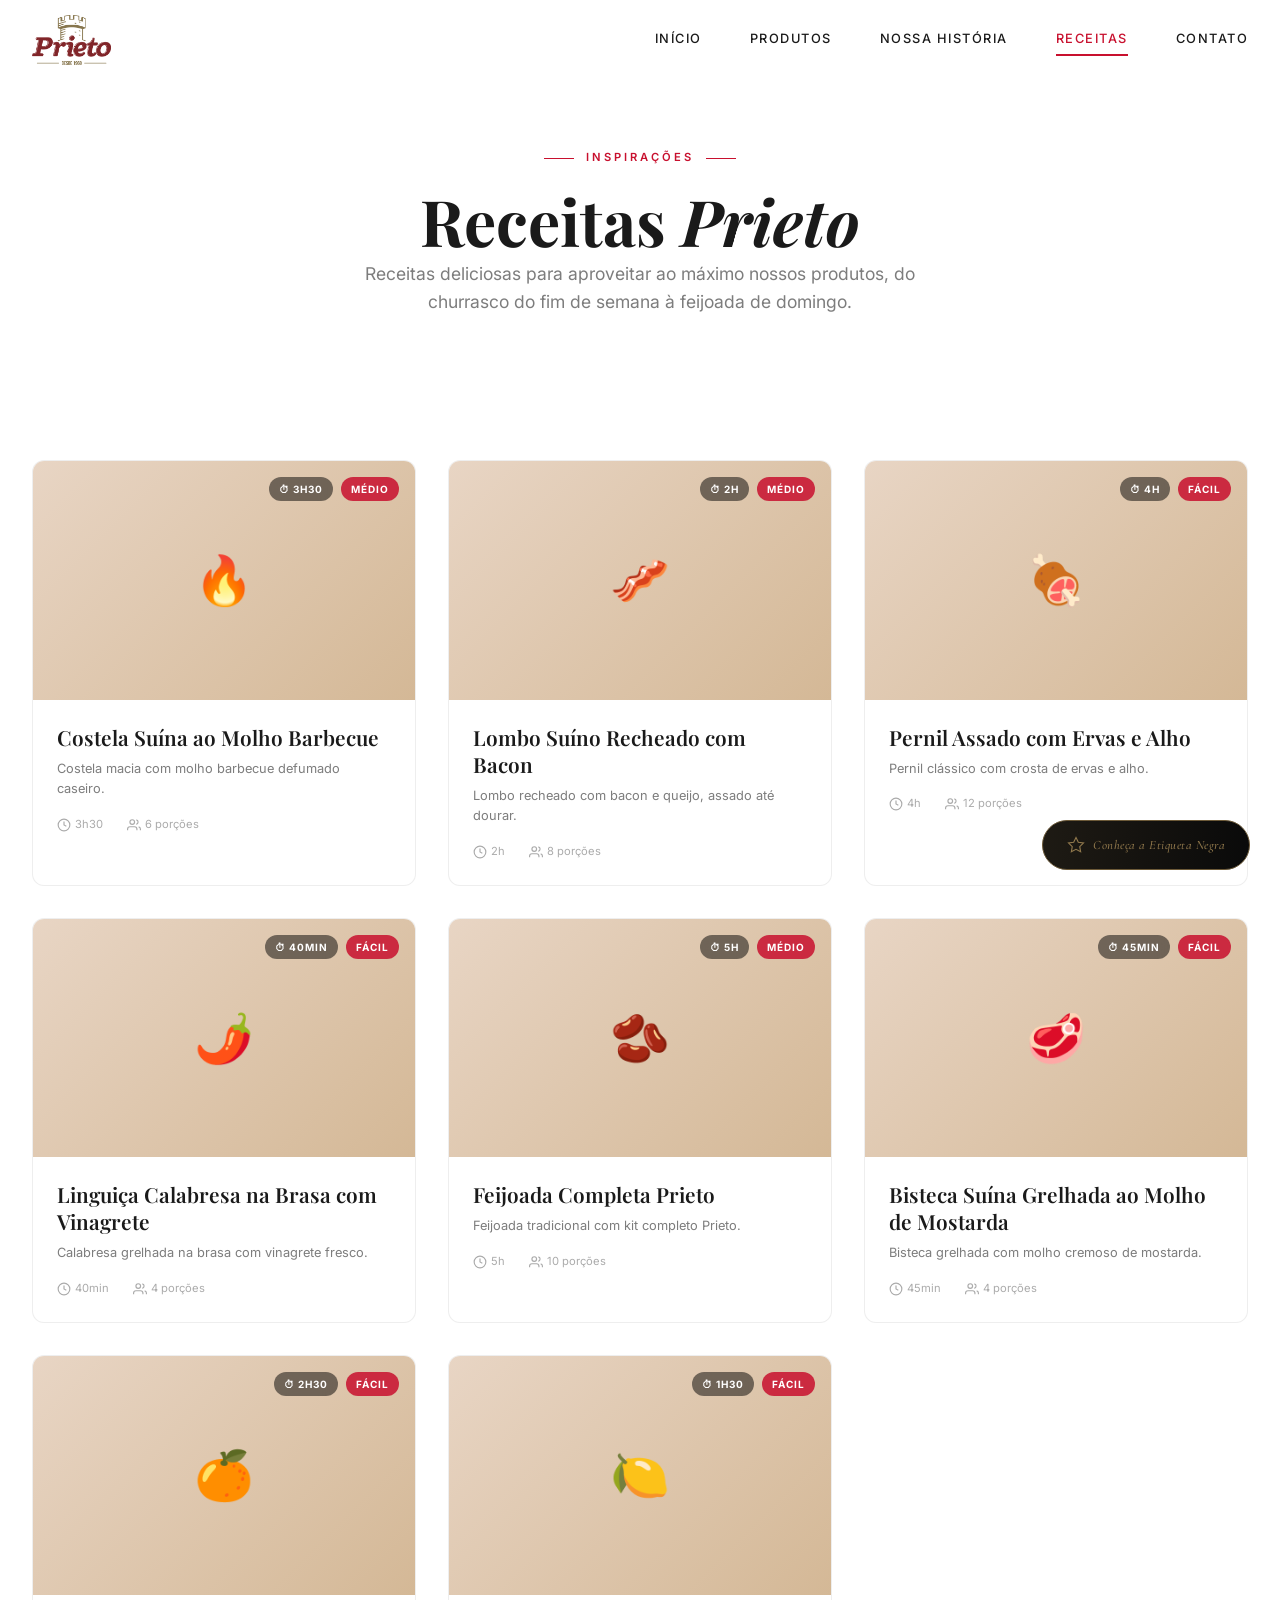
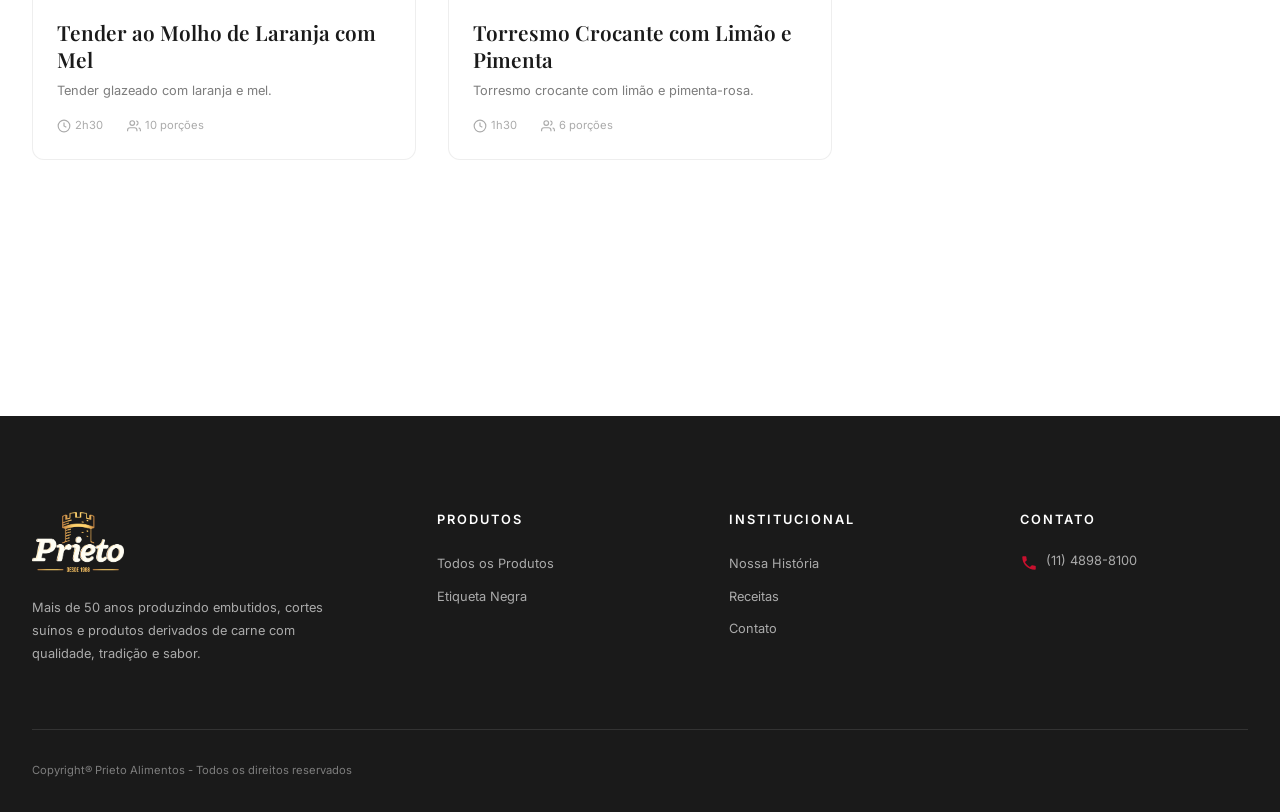
<file: receitas.html>
<!DOCTYPE html>
<html lang="pt-BR">
<head>
    <meta charset="UTF-8">
    <meta name="viewport" content="width=device-width, initial-scale=1.0">
    <title>Receitas | Prieto Alimentos</title>
    <meta name="description" content="Descubra receitas incríveis com os produtos Prieto Alimentos. Costela ao molho barbecue, feijoada completa, lombo recheado e muito mais.">
    <link rel="preconnect" href="https://fonts.googleapis.com">
    <link rel="preconnect" href="https://fonts.gstatic.com" crossorigin>
    <link href="https://fonts.googleapis.com/css2?family=Cormorant+Garamond:ital,wght@0,400;0,600;1,400&family=Inter:wght@300;400;500;600;700&family=Playfair+Display:ital,wght@0,400;0,700;1,400&display=swap" rel="stylesheet">
    <link rel="stylesheet" href="css/global.css">
    <link rel="stylesheet" href="css/components.css">
    <link rel="stylesheet" href="css/receitas.css">
</head>
<body>

    <!-- NAVBAR -->
    <nav class="navbar">
        <div class="container">
            <a href="index.html" class="navbar-logo">
                <img src="src/Logo Prieto Vermelha.png" alt="Prieto Alimentos">
            </a>
            <div class="navbar-menu">
                <a href="index.html">Início</a>
                <a href="produtos.html">Produtos</a>
                <a href="historia.html">Nossa História</a>
                <a href="receitas.html" class="active">Receitas</a>
                <a href="contato.html">Contato</a>
            </div>
            <div class="navbar-hamburger" aria-label="Menu">
                <span></span><span></span><span></span>
            </div>
        </div>
    </nav>
    <div class="navbar-mobile-overlay">
        <a href="index.html">Início</a>
        <a href="produtos.html">Produtos</a>
        <a href="historia.html">Nossa História</a>
        <a href="receitas.html">Receitas</a>
        <a href="contato.html">Contato</a>
        <a href="etiqueta-negra.html" style="color: var(--prieto-gold); font-style: italic;">Etiqueta Negra</a>
    </div>

    <!-- ============================================
         RECEITAS HERO
         ============================================ -->
    <section class="receitas-header section">
        <div class="container">
            <div class="section-header">
                <span class="section-label">Inspirações</span>
                <h1>Receitas <em>Prieto</em></h1>
                <p>Receitas deliciosas para aproveitar ao máximo nossos produtos, do churrasco do fim de semana à feijoada de domingo.</p>
            </div>
        </div>
    </section>

    <!-- ============================================
         RECIPES GRID
         ============================================ -->
    <section class="section" style="padding-top: 0;">
        <div class="container">
            <div class="receitas-grid" id="receitas-grid">
                <!-- Populated by JS -->
            </div>
        </div>
    </section>

    <!-- FOOTER -->
    <footer class="footer">
        <div class="container">
            <div class="footer-grid">
                <div class="footer-brand">
                    <img src="src/Logo Prieto Branco.png" alt="Prieto Alimentos">
                    <p>Mais de 50 anos produzindo embutidos, cortes suínos e produtos derivados de carne com qualidade, tradição e sabor.</p>
                </div>
                <div class="footer-column">
                    <h4>Produtos</h4>
                    <ul>
                        <li><a href="produtos.html">Todos os Produtos</a></li>
                        <li><a href="etiqueta-negra.html">Etiqueta Negra</a></li>
                    </ul>
                </div>
                <div class="footer-column">
                    <h4>Institucional</h4>
                    <ul>
                        <li><a href="historia.html">Nossa História</a></li>
                        <li><a href="receitas.html">Receitas</a></li>
                        <li><a href="contato.html">Contato</a></li>
                    </ul>
                </div>
                <div class="footer-column">
                    <h4>Contato</h4>
                    <div class="footer-contact-item">
                        <svg viewBox="0 0 24 24" fill="currentColor"><path d="M6.62 10.79c1.44 2.83 3.76 5.14 6.59 6.59l2.2-2.2c.27-.27.67-.36 1.02-.24 1.12.37 2.33.57 3.57.57.55 0 1 .45 1 1V20c0 .55-.45 1-1 1-9.39 0-17-7.61-17-17 0-.55.45-1 1-1h3.5c.55 0 1 .45 1 1 0 1.25.2 2.45.57 3.57.11.35.03.74-.25 1.02l-2.2 2.2z"/></svg>
                        <span>(11) 4898-8100</span>
                    </div>
                </div>
            </div>
            <div class="footer-bottom">
                <p>Copyright® Prieto Alimentos - Todos os direitos reservados</p>
            </div>
        </div>
    </footer>

    <a href="etiqueta-negra.html" class="etiqueta-negra-btn">
        <svg viewBox="0 0 24 24" fill="none" stroke="currentColor" stroke-width="1.5" width="18" height="18">
            <path d="M12 2l3.09 6.26L22 9.27l-5 4.87 1.18 6.88L12 17.77l-6.18 3.25L7 14.14 2 9.27l6.91-1.01L12 2z"/>
        </svg>
        Conheça a Etiqueta Negra
    </a>

    <script src="js/data/receitas-data.js"></script>
    <script src="js/main.js"></script>
    <script src="js/receitas.js"></script>
</body>
</html>
</file>
<file: css/global.css>
/* ============================================
   PRIETO ALIMENTOS - Global Styles
   ============================================ */

/* Google Fonts */
@import url('https://fonts.googleapis.com/css2?family=Playfair+Display:ital,wght@0,400;0,500;0,600;0,700;0,800;0,900;1,400;1,500;1,600;1,700&family=Inter:wght@300;400;500;600;700&family=Cormorant+Garamond:ital,wght@0,400;0,500;0,600;0,700;1,400;1,500&display=swap');

/* CSS Custom Properties */
:root {
    /* Primary Colors */
    --prieto-white: #FFFFFF;
    --prieto-red: #C8102E;
    --prieto-red-dark: #A00D24;
    --prieto-red-light: #E8334D;
    --prieto-dark: #1A1A1A;
    --prieto-black: #0A0A0A;
    
    /* Etiqueta Negra Colors */
    --prieto-gold: #8F774B;
    --prieto-gold-light: #B89E6A;
    --prieto-gold-dark: #6D5A38;
    
    /* Neutral Colors */
    --prieto-gray-100: #F8F8F8;
    --prieto-gray-200: #EFEFEF;
    --prieto-gray-300: #D9D9D9;
    --prieto-gray-400: #ABABAB;
    --prieto-gray-500: #7D7D7D;
    --prieto-gray-600: #555555;
    --prieto-gray-700: #333333;
    --prieto-gray-800: #1F1F1F;
    
    /* Typography */
    --font-heading: 'Playfair Display', 'Georgia', serif;
    --font-body: 'Inter', 'Helvetica Neue', sans-serif;
    --font-accent: 'Cormorant Garamond', 'Georgia', serif;
    
    /* Font Sizes - Fluid */
    --fs-xs: clamp(0.7rem, 0.8vw, 0.8rem);
    --fs-sm: clamp(0.8rem, 0.9vw, 0.9rem);
    --fs-base: clamp(0.95rem, 1vw, 1.05rem);
    --fs-md: clamp(1.1rem, 1.2vw, 1.25rem);
    --fs-lg: clamp(1.3rem, 1.5vw, 1.5rem);
    --fs-xl: clamp(1.6rem, 2vw, 2rem);
    --fs-2xl: clamp(2rem, 2.5vw, 2.5rem);
    --fs-3xl: clamp(2.5rem, 3.5vw, 3.5rem);
    --fs-4xl: clamp(3rem, 5vw, 5rem);
    --fs-hero: clamp(3.5rem, 7vw, 7rem);
    
    /* Spacing */
    --space-xs: 0.25rem;
    --space-sm: 0.5rem;
    --space-md: 1rem;
    --space-lg: 1.5rem;
    --space-xl: 2rem;
    --space-2xl: 3rem;
    --space-3xl: 4rem;
    --space-4xl: 6rem;
    --space-5xl: 8rem;
    
    /* Borders & Radius */
    --radius-sm: 6px;
    --radius-md: 12px;
    --radius-lg: 20px;
    --radius-xl: 30px;
    --radius-full: 9999px;
    
    /* Shadows */
    --shadow-sm: 0 1px 3px rgba(0,0,0,0.06);
    --shadow-md: 0 4px 12px rgba(0,0,0,0.08);
    --shadow-lg: 0 8px 30px rgba(0,0,0,0.1);
    --shadow-xl: 0 20px 60px rgba(0,0,0,0.12);
    --shadow-glow: 0 0 30px rgba(255,255,255,0.15);
    --shadow-glow-red: 0 0 30px rgba(200,16,46,0.2);
    
    /* Glass Effect */
    --glass-bg: rgba(255, 255, 255, 0.08);
    --glass-border: rgba(255, 255, 255, 0.15);
    --glass-blur: blur(12px);
    
    /* Transitions */
    --transition-fast: 150ms ease;
    --transition-base: 300ms ease;
    --transition-slow: 500ms ease;
    --transition-slower: 800ms cubic-bezier(0.16, 1, 0.3, 1);
    
    /* Z-Index Scale */
    --z-base: 1;
    --z-dropdown: 100;
    --z-sticky: 200;
    --z-navbar: 500;
    --z-modal: 1000;
    --z-loading: 9999;
    
    /* Layout */
    --container-max: 1280px;
    --container-wide: 1440px;
    --navbar-height: 80px;
}

/* ============================================
   CSS Reset
   ============================================ */
*,
*::before,
*::after {
    box-sizing: border-box;
    margin: 0;
    padding: 0;
}

html {
    scroll-behavior: smooth;
    -webkit-text-size-adjust: 100%;
    font-size: 16px;
}

body {
    font-family: var(--font-body);
    font-size: var(--fs-base);
    line-height: 1.6;
    color: var(--prieto-dark);
    background-color: var(--prieto-white);
    -webkit-font-smoothing: antialiased;
    -moz-osx-font-smoothing: grayscale;
    overflow-x: hidden;
    min-height: 100vh;
}

body.loading-active {
    overflow: hidden;
}

img, picture, video, canvas, svg {
    display: block;
    max-width: 100%;
}

input, button, textarea, select {
    font: inherit;
    color: inherit;
}

a {
    color: inherit;
    text-decoration: none;
}

ul, ol {
    list-style: none;
}

h1, h2, h3, h4, h5, h6 {
    font-family: var(--font-heading);
    line-height: 1.2;
    font-weight: 700;
    overflow-wrap: break-word;
}

p {
    overflow-wrap: break-word;
}

button {
    cursor: pointer;
    border: none;
    background: none;
}

/* ============================================
   Typography
   ============================================ */
h1 { font-size: var(--fs-4xl); }
h2 { font-size: var(--fs-3xl); }
h3 { font-size: var(--fs-2xl); }
h4 { font-size: var(--fs-xl); }
h5 { font-size: var(--fs-lg); }
h6 { font-size: var(--fs-md); }

.text-accent {
    font-family: var(--font-accent);
    font-style: italic;
}

.text-red { color: var(--prieto-red); }
.text-gold { color: var(--prieto-gold); }
.text-white { color: var(--prieto-white); }
.text-muted { color: var(--prieto-gray-500); }

/* ============================================
   Layout Utilities
   ============================================ */
.container {
    width: 100%;
    max-width: var(--container-max);
    margin: 0 auto;
    padding: 0 var(--space-xl);
}

.container-wide {
    max-width: var(--container-wide);
    margin: 0 auto;
    padding: 0 var(--space-xl);
}

.section {
    padding: var(--space-5xl) 0;
}

.section-sm {
    padding: var(--space-3xl) 0;
}

.flex { display: flex; }
.flex-col { flex-direction: column; }
.flex-center { 
    display: flex; 
    align-items: center; 
    justify-content: center; 
}
.flex-between {
    display: flex;
    align-items: center;
    justify-content: space-between;
}

.grid { display: grid; }

.text-center { text-align: center; }
.text-left { text-align: left; }
.text-right { text-align: right; }

/* ============================================
   Section Headers
   ============================================ */
.section-header {
    text-align: center;
    margin-bottom: var(--space-4xl);
}

.section-header .section-label {
    display: inline-block;
    font-family: var(--font-body);
    font-size: var(--fs-xs);
    font-weight: 600;
    text-transform: uppercase;
    letter-spacing: 3px;
    color: var(--prieto-red);
    margin-bottom: var(--space-md);
    position: relative;
}

.section-header .section-label::before,
.section-header .section-label::after {
    content: '';
    position: absolute;
    top: 50%;
    width: 30px;
    height: 1px;
    background: var(--prieto-red);
}

.section-header .section-label::before {
    right: calc(100% + 12px);
}

.section-header .section-label::after {
    left: calc(100% + 12px);
}

.section-header h2 {
    color: var(--prieto-dark);
    margin-bottom: var(--space-md);
}

.section-header p {
    font-size: var(--fs-md);
    color: var(--prieto-gray-500);
    max-width: 600px;
    margin: 0 auto;
}

/* ============================================
   Animations & Reveals
   ============================================ */
.reveal {
    opacity: 0;
    transform: translateY(40px);
    transition: opacity 0.8s cubic-bezier(0.16, 1, 0.3, 1),
                transform 0.8s cubic-bezier(0.16, 1, 0.3, 1);
}

.reveal.revealed {
    opacity: 1;
    transform: translateY(0);
}

.reveal-left {
    opacity: 0;
    transform: translateX(-60px);
    transition: opacity 0.8s cubic-bezier(0.16, 1, 0.3, 1),
                transform 0.8s cubic-bezier(0.16, 1, 0.3, 1);
}

.reveal-left.revealed {
    opacity: 1;
    transform: translateX(0);
}

.reveal-right {
    opacity: 0;
    transform: translateX(60px);
    transition: opacity 0.8s cubic-bezier(0.16, 1, 0.3, 1),
                transform 0.8s cubic-bezier(0.16, 1, 0.3, 1);
}

.reveal-right.revealed {
    opacity: 1;
    transform: translateX(0);
}

/* ============================================
   Scrollbar
   ============================================ */
::-webkit-scrollbar {
    width: 8px;
}

::-webkit-scrollbar-track {
    background: var(--prieto-gray-100);
}

::-webkit-scrollbar-thumb {
    background: var(--prieto-gray-400);
    border-radius: var(--radius-full);
}

::-webkit-scrollbar-thumb:hover {
    background: var(--prieto-red);
}

/* ============================================
   Selection
   ============================================ */
::selection {
    background-color: var(--prieto-red);
    color: var(--prieto-white);
}

/* ============================================
   Responsive
   ============================================ */
@media (max-width: 768px) {
    :root {
        --navbar-height: 65px;
    }
    
    .container {
        padding: 0 var(--space-md);
    }
    
    .section {
        padding: var(--space-3xl) 0;
    }
    
    .section-header {
        margin-bottom: var(--space-2xl);
    }
}

@media (max-width: 480px) {
    .container {
        padding: 0 var(--space-md);
    }
}
</file>
<file: css/components.css>
/* ============================================
   PRIETO ALIMENTOS - Component Styles
   Navbar, Footer, Buttons, Cards, Modals
   ============================================ */

/* ============================================
   NAVBAR
   ============================================ */
.navbar {
    position: fixed;
    top: 0;
    left: 0;
    width: 100%;
    height: var(--navbar-height);
    z-index: var(--z-navbar);
    transition: all var(--transition-base);
    background: rgba(255, 255, 255, 0.85);
    backdrop-filter: blur(20px);
    -webkit-backdrop-filter: blur(20px);
    border-bottom: 1px solid transparent;
}

.navbar.scrolled {
    height: 65px;
    background: rgba(255, 255, 255, 0.95);
    border-bottom: 1px solid var(--prieto-gray-200);
    box-shadow: var(--shadow-sm);
}

.navbar .container {
    display: flex;
    align-items: center;
    justify-content: space-between;
    height: 100%;
    max-width: var(--container-wide);
}

.navbar-logo {
    display: flex;
    align-items: center;
    gap: var(--space-sm);
    z-index: 10;
}

.navbar-logo img {
    height: 50px;
    width: auto;
    transition: height var(--transition-base);
}

.navbar.scrolled .navbar-logo img {
    height: 40px;
}

.navbar-menu {
    display: flex;
    align-items: center;
    gap: var(--space-2xl);
}

.navbar-menu a {
    font-family: var(--font-body);
    font-size: var(--fs-sm);
    font-weight: 500;
    color: var(--prieto-dark);
    text-transform: uppercase;
    letter-spacing: 1.5px;
    position: relative;
    padding: var(--space-xs) 0;
    transition: color var(--transition-fast);
}

.navbar-menu a::after {
    content: '';
    position: absolute;
    bottom: -2px;
    left: 0;
    width: 0;
    height: 2px;
    background: var(--prieto-red);
    transition: width var(--transition-base);
}

.navbar-menu a:hover {
    color: var(--prieto-red);
}

.navbar-menu a:hover::after,
.navbar-menu a.active::after {
    width: 100%;
}

.navbar-menu a.active {
    color: var(--prieto-red);
}

/* Hamburger */
.navbar-hamburger {
    display: none;
    flex-direction: column;
    gap: 5px;
    width: 28px;
    cursor: pointer;
    z-index: 10;
    padding: 4px 0;
}

.navbar-hamburger span {
    display: block;
    width: 100%;
    height: 2px;
    background: var(--prieto-dark);
    transition: all var(--transition-base);
    border-radius: 2px;
}

.navbar-hamburger.active span:nth-child(1) {
    transform: rotate(45deg) translateY(5px) translateX(5px);
}

.navbar-hamburger.active span:nth-child(2) {
    opacity: 0;
    transform: translateX(-10px);
}

.navbar-hamburger.active span:nth-child(3) {
    transform: rotate(-45deg) translateY(-5px) translateX(5px);
}

/* Mobile Menu */
.navbar-mobile-overlay {
    display: none;
    position: fixed;
    top: 0;
    left: 0;
    width: 100%;
    height: 100vh;
    background: rgba(255, 255, 255, 0.98);
    backdrop-filter: blur(30px);
    -webkit-backdrop-filter: blur(30px);
    z-index: var(--z-navbar);
    flex-direction: column;
    align-items: center;
    justify-content: center;
    gap: var(--space-xl);
    opacity: 0;
    transition: opacity var(--transition-slow);
}

.navbar-mobile-overlay.active {
    display: flex;
    opacity: 1;
}

.navbar-mobile-overlay a {
    font-family: var(--font-heading);
    font-size: var(--fs-2xl);
    font-weight: 600;
    color: var(--prieto-dark);
    transition: color var(--transition-fast);
}

.navbar-mobile-overlay a:hover {
    color: var(--prieto-red);
}

/* ============================================
   BUTTONS
   ============================================ */
.btn {
    display: inline-flex;
    align-items: center;
    justify-content: center;
    gap: var(--space-sm);
    padding: 14px 32px;
    font-family: var(--font-body);
    font-size: var(--fs-sm);
    font-weight: 600;
    text-transform: uppercase;
    letter-spacing: 1.5px;
    border-radius: var(--radius-sm);
    transition: all var(--transition-base);
    position: relative;
    overflow: hidden;
    cursor: pointer;
    border: none;
}

.btn::before {
    content: '';
    position: absolute;
    top: 50%;
    left: 50%;
    width: 0;
    height: 0;
    border-radius: 50%;
    background: rgba(255, 255, 255, 0.2);
    transition: width 0.6s, height 0.6s, top 0.6s, left 0.6s;
    transform: translate(-50%, -50%);
}

.btn:active::before {
    width: 300px;
    height: 300px;
}

.btn-primary {
    background: var(--prieto-red);
    color: var(--prieto-white);
}

.btn-primary:hover {
    background: var(--prieto-red-dark);
    transform: translateY(-2px);
    box-shadow: 0 8px 25px rgba(200, 16, 46, 0.3);
}

.btn-secondary {
    background: transparent;
    color: var(--prieto-red);
    border: 2px solid var(--prieto-red);
}

.btn-secondary:hover {
    background: var(--prieto-red);
    color: var(--prieto-white);
    transform: translateY(-2px);
}

.btn-dark {
    background: var(--prieto-dark);
    color: var(--prieto-white);
}

.btn-dark:hover {
    background: var(--prieto-black);
    transform: translateY(-2px);
    box-shadow: 0 8px 25px rgba(0, 0, 0, 0.3);
}

.btn-gold {
    background: var(--prieto-gold);
    color: var(--prieto-white);
}

.btn-gold:hover {
    background: var(--prieto-gold-light);
    transform: translateY(-2px);
    box-shadow: 0 8px 25px rgba(143, 119, 75, 0.3);
}

.btn-ghost {
    background: transparent;
    color: var(--prieto-white);
    border: 1px solid rgba(255, 255, 255, 0.4);
}

.btn-ghost:hover {
    background: rgba(255, 255, 255, 0.1);
    border-color: rgba(255, 255, 255, 0.8);
}

.btn-sm {
    padding: 10px 20px;
    font-size: var(--fs-xs);
}

.btn-lg {
    padding: 18px 42px;
    font-size: var(--fs-base);
}

/* ============================================
   CARDS (Glassmorphism)
   ============================================ */
.card {
    position: relative;
    background: rgba(255, 255, 255, 0.6);
    backdrop-filter: blur(10px);
    -webkit-backdrop-filter: blur(10px);
    border: 1px solid rgba(255, 255, 255, 0.3);
    border-radius: var(--radius-md);
    overflow: hidden;
    transition: all var(--transition-slow);
}

.card:hover {
    transform: translateY(-6px);
    box-shadow: 0 0 40px rgba(200, 200, 200, 0.25),
                0 20px 50px rgba(0, 0, 0, 0.06);
}

.card-image {
    width: 100%;
    aspect-ratio: 4/3;
    overflow: hidden;
    position: relative;
}

.card-image img {
    width: 100%;
    height: 100%;
    object-fit: cover;
    transition: transform var(--transition-slower);
}

.card:hover .card-image img {
    transform: scale(1.05);
}

.card-image-placeholder {
    width: 100%;
    height: 100%;
    display: flex;
    align-items: center;
    justify-content: center;
    font-size: 3rem;
    color: var(--prieto-gray-400);
}

.card-body {
    padding: var(--space-lg);
}

.card-badge {
    display: inline-block;
    padding: 4px 12px;
    font-size: var(--fs-xs);
    font-weight: 600;
    text-transform: uppercase;
    letter-spacing: 1px;
    border-radius: var(--radius-full);
    background: var(--prieto-red);
    color: var(--prieto-white);
    margin-bottom: var(--space-sm);
}

.card-title {
    font-family: var(--font-heading);
    font-size: var(--fs-lg);
    font-weight: 600;
    margin-bottom: var(--space-sm);
    color: var(--prieto-dark);
}

.card-text {
    font-size: var(--fs-sm);
    color: var(--prieto-gray-500);
    line-height: 1.6;
    margin-bottom: var(--space-md);
}

.card-footer {
    padding: var(--space-md) var(--space-lg);
    border-top: 1px solid var(--prieto-gray-200);
    display: flex;
    align-items: center;
    justify-content: space-between;
}

/* Card on dark/gradient background */
.card-glass {
    background: rgba(255, 255, 255, 0.08);
    border: 1px solid rgba(255, 255, 255, 0.12);
}

.card-glass:hover {
    box-shadow: 0 0 40px rgba(255, 255, 255, 0.08);
    border-color: rgba(255, 255, 255, 0.25);
}

/* ============================================
   FOOTER
   ============================================ */
.footer {
    background: var(--prieto-dark);
    color: var(--prieto-white);
    padding: var(--space-4xl) 0 var(--space-xl);
}

.footer-grid {
    display: grid;
    grid-template-columns: 1.5fr 1fr 1fr 1fr;
    gap: var(--space-3xl);
    margin-bottom: var(--space-3xl);
}

.footer-brand img {
    height: 60px;
    margin-bottom: var(--space-lg);
}

.footer-brand p {
    font-size: var(--fs-sm);
    color: var(--prieto-gray-400);
    line-height: 1.8;
    max-width: 300px;
}

.footer-column h4 {
    font-family: var(--font-body);
    font-size: var(--fs-sm);
    font-weight: 600;
    text-transform: uppercase;
    letter-spacing: 2px;
    margin-bottom: var(--space-lg);
    color: var(--prieto-white);
}

.footer-column ul li {
    margin-bottom: var(--space-sm);
}

.footer-column ul li a {
    font-size: var(--fs-sm);
    color: var(--prieto-gray-400);
    transition: color var(--transition-fast);
}

.footer-column ul li a:hover {
    color: var(--prieto-red);
}

.footer-contact-item {
    display: flex;
    align-items: flex-start;
    gap: var(--space-sm);
    margin-bottom: var(--space-md);
    font-size: var(--fs-sm);
    color: var(--prieto-gray-400);
}

.footer-contact-item svg {
    width: 18px;
    height: 18px;
    flex-shrink: 0;
    margin-top: 3px;
    fill: var(--prieto-red);
}

.footer-bottom {
    padding-top: var(--space-xl);
    border-top: 1px solid var(--prieto-gray-700);
    display: flex;
    align-items: center;
    justify-content: space-between;
    flex-wrap: wrap;
    gap: var(--space-md);
}

.footer-bottom p {
    font-size: var(--fs-xs);
    color: var(--prieto-gray-500);
}

.footer-social {
    display: flex;
    gap: var(--space-md);
}

.footer-social a {
    display: flex;
    align-items: center;
    justify-content: center;
    width: 40px;
    height: 40px;
    border-radius: 50%;
    border: 1px solid var(--prieto-gray-700);
    color: var(--prieto-gray-400);
    transition: all var(--transition-fast);
}

.footer-social a:hover {
    border-color: var(--prieto-red);
    color: var(--prieto-red);
    background: rgba(200, 16, 46, 0.1);
}

.footer-social a svg {
    width: 18px;
    height: 18px;
}

/* ============================================
   ETIQUETA NEGRA BUTTON (Fixed)
   ============================================ */
.etiqueta-negra-btn {
    position: fixed;
    bottom: 30px;
    right: 30px;
    z-index: var(--z-sticky);
    display: flex;
    align-items: center;
    gap: var(--space-sm);
    padding: 14px 24px;
    background: var(--prieto-black);
    color: var(--prieto-gold);
    border-radius: var(--radius-full);
    font-family: var(--font-accent);
    font-size: var(--fs-sm);
    font-weight: 500;
    font-style: italic;
    letter-spacing: 0.5px;
    border: 1px solid var(--prieto-gold-dark);
    cursor: pointer;
    transition: all var(--transition-base);
    overflow: hidden;
    text-decoration: none;
}

.etiqueta-negra-btn::before {
    content: '';
    position: absolute;
    top: 0;
    left: -100%;
    width: 200%;
    height: 100%;
    background: linear-gradient(
        90deg,
        transparent,
        rgba(143, 119, 75, 0.15),
        transparent
    );
    animation: shimmer 3s infinite;
}

@keyframes shimmer {
    0% { left: -100%; }
    100% { left: 100%; }
}

.etiqueta-negra-btn:hover {
    background: var(--prieto-gold-dark);
    color: var(--prieto-white);
    border-color: var(--prieto-gold);
    transform: translateY(-3px);
    box-shadow: 0 8px 30px rgba(143, 119, 75, 0.3);
}

.etiqueta-negra-btn svg {
    width: 18px;
    height: 18px;
}

/* ============================================
   BREADCRUMB
   ============================================ */
.breadcrumb {
    display: flex;
    align-items: center;
    gap: var(--space-sm);
    padding: var(--space-lg) 0;
    font-size: var(--fs-sm);
    color: var(--prieto-gray-500);
}

.breadcrumb a {
    color: var(--prieto-gray-500);
    transition: color var(--transition-fast);
}

.breadcrumb a:hover {
    color: var(--prieto-red);
}

.breadcrumb .separator {
    color: var(--prieto-gray-300);
}

.breadcrumb .current {
    color: var(--prieto-dark);
    font-weight: 500;
}

/* ============================================
   TOAST / NOTIFICATIONS
   ============================================ */
.toast {
    position: fixed;
    bottom: 30px;
    left: 50%;
    transform: translateX(-50%) translateY(100px);
    padding: 16px 32px;
    background: var(--prieto-dark);
    color: var(--prieto-white);
    border-radius: var(--radius-md);
    font-size: var(--fs-sm);
    font-weight: 500;
    box-shadow: var(--shadow-xl);
    z-index: var(--z-modal);
    opacity: 0;
    transition: all var(--transition-slow);
}

.toast.show {
    transform: translateX(-50%) translateY(0);
    opacity: 1;
}

.toast.success {
    border-left: 4px solid #22c55e;
}

/* ============================================
   RESPONSIVE COMPONENTS
   ============================================ */
@media (max-width: 1024px) {
    .footer-grid {
        grid-template-columns: 1fr 1fr;
    }
}

@media (max-width: 768px) {
    .navbar-menu {
        display: none;
    }
    
    .navbar-hamburger {
        display: flex;
    }
    
    .footer-grid {
        grid-template-columns: 1fr;
        gap: var(--space-2xl);
    }
    
    .footer-bottom {
        flex-direction: column;
        text-align: center;
    }
    
    .etiqueta-negra-btn {
        bottom: 20px;
        right: 20px;
        padding: 12px 20px;
        font-size: var(--fs-xs);
    }
}

@media (max-width: 480px) {
    .btn {
        padding: 12px 24px;
        font-size: var(--fs-xs);
    }
    
    .btn-lg {
        padding: 14px 30px;
        font-size: var(--fs-sm);
    }
}
</file>
<file: css/contato.css>
/* ============================================
   PRIETO ALIMENTOS - Contato Page
   ============================================ */

.contato-page {
    padding-top: var(--navbar-height);
}

.contato-hero {
    background: var(--prieto-dark);
    padding: var(--space-4xl) 0 var(--space-3xl);
    text-align: center;
    color: var(--prieto-white);
}

.contato-hero h1 {
    font-size: var(--fs-3xl);
    margin-bottom: var(--space-md);
}

.contato-hero p {
    font-family: var(--font-accent);
    font-size: var(--fs-md);
    color: var(--prieto-gray-400);
    font-style: italic;
}

/* Main Grid */
.contato-grid {
    display: grid;
    grid-template-columns: 1fr 1fr;
    gap: var(--space-4xl);
    padding: var(--space-4xl) 0;
}

/* Form */
.contato-form-wrapper h2 {
    font-size: var(--fs-2xl);
    margin-bottom: var(--space-sm);
}

.contato-form-wrapper > p {
    color: var(--prieto-gray-500);
    margin-bottom: var(--space-2xl);
}

.contato-form {
    display: flex;
    flex-direction: column;
    gap: var(--space-lg);
}

.form-group {
    position: relative;
}

.form-group label {
    display: block;
    font-size: var(--fs-xs);
    font-weight: 600;
    text-transform: uppercase;
    letter-spacing: 1px;
    color: var(--prieto-gray-600);
    margin-bottom: var(--space-sm);
}

.form-group input,
.form-group textarea,
.form-group select {
    width: 100%;
    padding: 14px 16px;
    font-size: var(--fs-base);
    border: 2px solid var(--prieto-gray-200);
    border-radius: var(--radius-sm);
    background: var(--prieto-white);
    transition: all var(--transition-fast);
    outline: none;
}

.form-group input:focus,
.form-group textarea:focus,
.form-group select:focus {
    border-color: var(--prieto-red);
    box-shadow: 0 0 0 4px rgba(200, 16, 46, 0.08);
}

.form-group textarea {
    min-height: 140px;
    resize: vertical;
}

.form-group .error-msg {
    font-size: var(--fs-xs);
    color: var(--prieto-red);
    margin-top: 4px;
    display: none;
}

.form-group.error input,
.form-group.error textarea {
    border-color: var(--prieto-red);
}

.form-group.error .error-msg {
    display: block;
}

.form-row {
    display: grid;
    grid-template-columns: 1fr 1fr;
    gap: var(--space-md);
}

.form-submit {
    margin-top: var(--space-md);
}

.form-submit .btn {
    width: 100%;
}

/* Contact Info */
.contato-info-wrapper h2 {
    font-size: var(--fs-2xl);
    margin-bottom: var(--space-sm);
}

.contato-info-wrapper > p {
    color: var(--prieto-gray-500);
    margin-bottom: var(--space-2xl);
}

.contato-info-list {
    display: flex;
    flex-direction: column;
    gap: var(--space-xl);
    margin-bottom: var(--space-2xl);
}

.contato-info-item {
    display: flex;
    gap: var(--space-lg);
    align-items: flex-start;
}

.contato-info-icon {
    width: 50px;
    height: 50px;
    border-radius: 50%;
    background: var(--prieto-gray-100);
    display: flex;
    align-items: center;
    justify-content: center;
    flex-shrink: 0;
    color: var(--prieto-red);
}

.contato-info-icon svg {
    width: 22px;
    height: 22px;
}

.contato-info-text h4 {
    font-family: var(--font-body);
    font-size: var(--fs-base);
    font-weight: 600;
    margin-bottom: 2px;
}

.contato-info-text p {
    font-size: var(--fs-sm);
    color: var(--prieto-gray-500);
    line-height: 1.6;
}

/* Map */
.contato-map {
    width: 100%;
    height: 250px;
    border-radius: var(--radius-md);
    overflow: hidden;
    background: var(--prieto-gray-200);
    border: 1px solid var(--prieto-gray-200);
}

.contato-map iframe {
    width: 100%;
    height: 100%;
    border: none;
}

/* Hours */
.contato-hours {
    margin-top: var(--space-xl);
    padding: var(--space-lg);
    background: var(--prieto-gray-100);
    border-radius: var(--radius-md);
}

.contato-hours h4 {
    font-family: var(--font-body);
    font-size: var(--fs-sm);
    font-weight: 600;
    text-transform: uppercase;
    letter-spacing: 1px;
    margin-bottom: var(--space-md);
}

.contato-hours-row {
    display: flex;
    justify-content: space-between;
    padding: var(--space-sm) 0;
    font-size: var(--fs-sm);
    border-bottom: 1px solid var(--prieto-gray-200);
}

.contato-hours-row:last-child {
    border-bottom: none;
}

.contato-hours-row .day {
    color: var(--prieto-gray-600);
}

.contato-hours-row .time {
    font-weight: 600;
    color: var(--prieto-dark);
}

/* ============================================
   Responsive
   ============================================ */
@media (max-width: 768px) {
    .contato-grid {
        grid-template-columns: 1fr;
        gap: var(--space-2xl);
    }
    
    .form-row {
        grid-template-columns: 1fr;
    }
}
</file>
<file: css/produtos.css>
/* ============================================
   PRIETO ALIMENTOS - Produtos Page Styles
   ============================================ */

/* Page Header */
.produtos-header {
    padding-top: calc(var(--navbar-height) + var(--space-3xl));
    padding-bottom: var(--space-2xl);
    background: var(--prieto-white);
}

/* ============================================
   Search Bar
   ============================================ */
.search-wrapper {
    position: relative;
    max-width: 500px;
    margin: 0 auto var(--space-2xl);
}

.search-input-wrapper {
    position: relative;
    display: flex;
    align-items: center;
}

.search-input {
    width: 100%;
    padding: 16px 20px 16px 50px;
    font-size: var(--fs-base);
    background: var(--prieto-gray-100);
    border: 2px solid transparent;
    border-radius: var(--radius-full);
    transition: all var(--transition-base);
    outline: none;
}

.search-input:focus {
    background: var(--prieto-white);
    border-color: var(--prieto-red);
    box-shadow: 0 0 0 4px rgba(200, 16, 46, 0.1);
}

.search-icon {
    position: absolute;
    left: 18px;
    width: 20px;
    height: 20px;
    color: var(--prieto-gray-400);
    pointer-events: none;
    transition: color var(--transition-fast);
}

.search-input:focus ~ .search-icon,
.search-input-wrapper:focus-within .search-icon {
    color: var(--prieto-red);
}

.search-clear {
    position: absolute;
    right: 16px;
    width: 24px;
    height: 24px;
    border-radius: 50%;
    background: var(--prieto-gray-200);
    border: none;
    cursor: pointer;
    display: none;
    align-items: center;
    justify-content: center;
    font-size: 14px;
    color: var(--prieto-gray-500);
    transition: all var(--transition-fast);
}

.search-clear.visible {
    display: flex;
}

.search-clear:hover {
    background: var(--prieto-gray-300);
}

/* Search Suggestions Popup */
.search-suggestions {
    position: absolute;
    top: calc(100% + 8px);
    left: 0;
    width: 100%;
    max-height: 360px;
    overflow-y: auto;
    background: var(--prieto-white);
    border-radius: var(--radius-md);
    box-shadow: var(--shadow-xl);
    border: 1px solid var(--prieto-gray-200);
    z-index: var(--z-dropdown);
    display: none;
    padding: var(--space-sm);
}

.search-suggestions.active {
    display: block;
    animation: suggestionsIn 0.2s ease;
}

@keyframes suggestionsIn {
    from {
        opacity: 0;
        transform: translateY(-8px);
    }
    to {
        opacity: 1;
        transform: translateY(0);
    }
}

.search-suggestion-item {
    display: flex;
    align-items: center;
    gap: var(--space-md);
    padding: var(--space-sm) var(--space-md);
    border-radius: var(--radius-sm);
    cursor: pointer;
    transition: background var(--transition-fast);
    text-decoration: none;
    color: var(--prieto-dark);
}

.search-suggestion-item:hover,
.search-suggestion-item.highlighted {
    background: var(--prieto-gray-100);
}

.search-suggestion-thumb {
    width: 48px;
    height: 48px;
    border-radius: var(--radius-sm);
    overflow: hidden;
    flex-shrink: 0;
    display: flex;
    align-items: center;
    justify-content: center;
    font-size: 1.4rem;
}

.search-suggestion-thumb img {
    width: 100%;
    height: 100%;
    object-fit: cover;
}

.search-suggestion-info h4 {
    font-family: var(--font-body);
    font-size: var(--fs-sm);
    font-weight: 600;
}

.search-suggestion-info span {
    font-size: var(--fs-xs);
    color: var(--prieto-gray-400);
}

.search-no-results {
    padding: var(--space-xl);
    text-align: center;
    color: var(--prieto-gray-400);
    font-size: var(--fs-sm);
}

/* ============================================
   Category Filter Menu
   ============================================ */
.categories-wrapper {
    margin-bottom: var(--space-2xl);
    overflow: visible;
}

.categories-scroll {
    display: flex;
    justify-content: center;
    gap: var(--space-lg);
    flex-wrap: wrap;
    padding: var(--space-md) 0;
}

.category-item {
    display: flex;
    flex-direction: column;
    align-items: center;
    gap: var(--space-sm);
    cursor: pointer;
    transition: all var(--transition-base);
    padding: var(--space-md);
    border-radius: var(--radius-md);
    min-width: 90px;
    border: 2px solid transparent;
    background: transparent;
}

.category-item:hover {
    background: var(--prieto-gray-100);
}

.category-item.active {
    border-color: var(--prieto-red);
    background: rgba(200, 16, 46, 0.04);
}

.category-icon {
    width: 56px;
    height: 56px;
    border-radius: 50%;
    background: var(--prieto-gray-100);
    display: flex;
    align-items: center;
    justify-content: center;
    transition: all var(--transition-base);
    overflow: hidden;
}

.category-item.active .category-icon {
    background: var(--prieto-red);
    box-shadow: 0 0 20px rgba(200, 16, 46, 0.2);
}

.category-icon svg {
    width: 28px;
    height: 28px;
    stroke: var(--prieto-gray-600);
    fill: none;
    stroke-width: 1.5;
    stroke-linecap: round;
    stroke-linejoin: round;
    transition: stroke var(--transition-fast);
}

.category-item.active .category-icon svg {
    stroke: var(--prieto-white);
}

.category-label {
    font-size: var(--fs-xs);
    font-weight: 600;
    text-transform: uppercase;
    letter-spacing: 0.5px;
    color: var(--prieto-gray-600);
    text-align: center;
    transition: color var(--transition-fast);
}

.category-item.active .category-label {
    color: var(--prieto-red);
}

/* ============================================
   Products Grid
   ============================================ */
.produtos-section {
    padding-bottom: var(--space-5xl);
    background: linear-gradient(180deg, var(--prieto-white) 0%, var(--prieto-gray-100) 100%);
}

.produtos-count {
    font-size: var(--fs-sm);
    color: var(--prieto-gray-500);
    margin-bottom: var(--space-xl);
}

.produtos-count strong {
    color: var(--prieto-dark);
}

.produtos-grid {
    display: grid;
    grid-template-columns: repeat(auto-fill, minmax(280px, 1fr));
    gap: var(--space-xl);
}

/* Product Card */
.product-card {
    position: relative;
    background: rgba(255, 255, 255, 0.7);
    backdrop-filter: blur(10px);
    -webkit-backdrop-filter: blur(10px);
    border: 1px solid rgba(200, 200, 200, 0.3);
    border-radius: var(--radius-md);
    overflow: hidden;
    transition: all 0.4s cubic-bezier(0.16, 1, 0.3, 1);
    cursor: pointer;
    text-decoration: none;
    display: block;
    color: var(--prieto-dark);
}

.product-card:hover {
    transform: translateY(-8px);
    box-shadow: 0 0 50px rgba(180, 180, 180, 0.2),
                0 25px 50px rgba(0, 0, 0, 0.05);
    border-color: rgba(200, 200, 200, 0.5);
}

.product-card-image {
    width: 100%;
    aspect-ratio: 1;
    overflow: hidden;
    position: relative;
    display: flex;
    align-items: center;
    justify-content: center;
    font-size: 4rem;
    background: linear-gradient(135deg, var(--prieto-gray-100), var(--prieto-gray-200));
}

.product-card-image img {
    width: 100%;
    height: 100%;
    object-fit: cover;
    transition: transform 0.6s cubic-bezier(0.16, 1, 0.3, 1);
}

.product-card:hover .product-card-image img {
    transform: scale(1.08);
}

.product-card-body {
    padding: var(--space-lg);
}

.product-card-category {
    display: inline-block;
    font-size: 10px;
    font-weight: 700;
    text-transform: uppercase;
    letter-spacing: 1.5px;
    color: var(--prieto-red);
    margin-bottom: var(--space-sm);
}

.product-card-title {
    font-family: var(--font-heading);
    font-size: var(--fs-md);
    font-weight: 600;
    margin-bottom: var(--space-sm);
    line-height: 1.3;
}

.product-card-desc {
    font-size: var(--fs-sm);
    color: var(--prieto-gray-500);
    line-height: 1.5;
    display: -webkit-box;
    -webkit-line-clamp: 2;
    -webkit-box-orient: vertical;
    overflow: hidden;
}

.product-card-footer {
    padding: var(--space-md) var(--space-lg);
    border-top: 1px solid var(--prieto-gray-200);
    display: flex;
    align-items: center;
    justify-content: space-between;
}

.product-card-weight {
    font-size: var(--fs-xs);
    color: var(--prieto-gray-400);
}

.product-card-link {
    font-size: var(--fs-xs);
    font-weight: 600;
    color: var(--prieto-red);
    text-transform: uppercase;
    letter-spacing: 1px;
    display: flex;
    align-items: center;
    gap: 4px;
    transition: gap var(--transition-fast);
}

.product-card:hover .product-card-link {
    gap: 8px;
}

/* No results */
.produtos-empty {
    grid-column: 1 / -1;
    text-align: center;
    padding: var(--space-4xl);
    color: var(--prieto-gray-400);
}

.produtos-empty svg {
    width: 60px;
    height: 60px;
    margin-bottom: var(--space-md);
    opacity: 0.3;
}

.produtos-empty h3 {
    margin-bottom: var(--space-sm);
    color: var(--prieto-gray-600);
}

/* Skeleton Loading */
.skeleton-pulse {
    background: linear-gradient(90deg, var(--prieto-gray-100) 25%, var(--prieto-gray-200) 50%, var(--prieto-gray-100) 75%);
    background-size: 200% 100%;
    animation: skeleton-shimmer 1.5s ease-in-out infinite;
}

@keyframes skeleton-shimmer {
    0% { background-position: 200% 0; }
    100% { background-position: -200% 0; }
}

.skeleton-line {
    display: block;
}

.product-card--skeleton {
    pointer-events: none;
}

.product-card--skeleton .product-card-image {
    background: var(--prieto-gray-100);
}

/* Product image placeholder */
.product-card-image--placeholder {
    background: linear-gradient(135deg, var(--prieto-gray-100), var(--prieto-gray-200));
}

.product-card-placeholder {
    width: 100%;
    height: 100%;
    display: flex;
    align-items: center;
    justify-content: center;
    color: var(--prieto-gray-300);
}

/* Category count badge */
.category-count {
    display: inline-block;
    font-size: 9px;
    font-weight: 700;
    background: var(--prieto-gray-200);
    color: var(--prieto-gray-500);
    border-radius: var(--radius-full);
    padding: 1px 6px;
    margin-top: 2px;
    line-height: 1.4;
}

.category-item.active .category-count {
    background: rgba(200, 16, 46, 0.15);
    color: var(--prieto-red);
}

/* Search suggestion thumbnail with image */
.search-suggestion-thumb img {
    width: 100%;
    height: 100%;
    object-fit: cover;
    border-radius: 4px;
}

/* ============================================
   Responsive
   ============================================ */
@media (max-width: 768px) {
    .categories-scroll {
        justify-content: flex-start;
        flex-wrap: nowrap;
        overflow-x: auto;
        gap: var(--space-sm);
        -ms-overflow-style: none;
        scrollbar-width: none;
        padding: var(--space-sm) var(--space-md);
    }
    
    .categories-scroll::-webkit-scrollbar {
        display: none;
    }
    
    .category-item {
        min-width: 80px;
        padding: var(--space-sm);
    }
    
    .category-icon {
        width: 48px;
        height: 48px;
    }
    
    .produtos-grid {
        grid-template-columns: repeat(auto-fill, minmax(250px, 1fr));
        gap: var(--space-md);
    }
}
</file>
<file: css/receitas.css>
/* ============================================
   PRIETO ALIMENTOS - Receitas Page
   ============================================ */

.receitas-header {
    padding-top: calc(var(--navbar-height) + var(--space-3xl));
    padding-bottom: var(--space-2xl);
    background: var(--prieto-white);
}

.receitas-grid {
    display: grid;
    grid-template-columns: repeat(auto-fill, minmax(300px, 1fr));
    gap: var(--space-xl);
    padding-bottom: var(--space-5xl);
}

/* Recipe Card */
.recipe-card {
    position: relative;
    background: rgba(255, 255, 255, 0.7);
    backdrop-filter: blur(10px);
    -webkit-backdrop-filter: blur(10px);
    border: 1px solid rgba(200, 200, 200, 0.3);
    border-radius: var(--radius-md);
    overflow: hidden;
    transition: all 0.4s cubic-bezier(0.16, 1, 0.3, 1);
    cursor: pointer;
    text-decoration: none;
    display: block;
    color: var(--prieto-dark);
}

.recipe-card:hover {
    transform: translateY(-8px);
    box-shadow: 0 0 50px rgba(180, 180, 180, 0.2),
                0 25px 50px rgba(0, 0, 0, 0.05);
}

.recipe-card-image {
    width: 100%;
    aspect-ratio: 16/10;
    overflow: hidden;
    position: relative;
    display: flex;
    align-items: center;
    justify-content: center;
    background: linear-gradient(135deg, #e8d5c4, #d4b896);
    font-size: 3rem;
}

.recipe-card-image img {
    width: 100%;
    height: 100%;
    object-fit: cover;
    transition: transform 0.6s cubic-bezier(0.16, 1, 0.3, 1);
}

.recipe-card:hover .recipe-card-image img {
    transform: scale(1.08);
}

.recipe-card-overlay {
    position: absolute;
    top: var(--space-md);
    right: var(--space-md);
    display: flex;
    gap: var(--space-sm);
}

.recipe-tag {
    padding: 4px 10px;
    font-size: 10px;
    font-weight: 700;
    text-transform: uppercase;
    letter-spacing: 1px;
    border-radius: var(--radius-full);
    backdrop-filter: blur(8px);
}

.recipe-tag-time {
    background: rgba(0, 0, 0, 0.5);
    color: var(--prieto-white);
}

.recipe-tag-difficulty {
    background: rgba(200, 16, 46, 0.85);
    color: var(--prieto-white);
}

.recipe-card-body {
    padding: var(--space-lg);
}

.recipe-card-title {
    font-family: var(--font-heading);
    font-size: var(--fs-lg);
    font-weight: 600;
    margin-bottom: var(--space-sm);
    line-height: 1.3;
}

.recipe-card-desc {
    font-size: var(--fs-sm);
    color: var(--prieto-gray-500);
    line-height: 1.6;
    display: -webkit-box;
    -webkit-line-clamp: 2;
    -webkit-box-orient: vertical;
    overflow: hidden;
    margin-bottom: var(--space-md);
}

.recipe-card-meta {
    display: flex;
    gap: var(--space-lg);
    font-size: var(--fs-xs);
    color: var(--prieto-gray-400);
}

.recipe-card-meta span {
    display: flex;
    align-items: center;
    gap: 4px;
}

.recipe-card-meta svg {
    width: 14px;
    height: 14px;
}

/* ============================================
   Recipe Detail Page
   ============================================ */
.recipe-detail-hero {
    position: relative;
    height: 50vh;
    min-height: 400px;
    overflow: hidden;
    display: flex;
    align-items: flex-end;
    background: linear-gradient(135deg, #e8d5c4, #d4b896);
}

.recipe-detail-hero-bg {
    position: absolute;
    inset: 0;
}

.recipe-detail-hero-bg img {
    width: 100%;
    height: 100%;
    object-fit: cover;
}

.recipe-detail-hero-overlay {
    position: absolute;
    inset: 0;
    background: linear-gradient(to top, rgba(0,0,0,0.7) 0%, transparent 60%);
}

.recipe-detail-hero-content {
    position: relative;
    z-index: 2;
    padding: var(--space-3xl);
    color: var(--prieto-white);
    width: 100%;
}

.recipe-detail-hero-content h1 {
    font-size: var(--fs-3xl);
    margin-bottom: var(--space-md);
}

.recipe-detail-meta {
    display: flex;
    gap: var(--space-xl);
    flex-wrap: wrap;
}

.recipe-detail-meta-item {
    display: flex;
    align-items: center;
    gap: var(--space-sm);
    font-size: var(--fs-sm);
    opacity: 0.8;
}

.recipe-detail-meta-item svg {
    width: 18px;
    height: 18px;
}

/* Recipe Detail Body */
.recipe-detail-body {
    display: grid;
    grid-template-columns: 1fr 2fr;
    gap: var(--space-3xl);
    padding: var(--space-3xl) 0;
}

/* Ingredients */
.recipe-ingredients {
    position: sticky;
    top: calc(var(--navbar-height) + var(--space-xl));
    align-self: start;
}

.recipe-ingredients h3 {
    font-size: var(--fs-lg);
    margin-bottom: var(--space-lg);
    padding-bottom: var(--space-sm);
    border-bottom: 2px solid var(--prieto-red);
}

.recipe-ingredients ul {
    list-style: none;
}

.recipe-ingredients li {
    padding: var(--space-sm) 0;
    border-bottom: 1px solid var(--prieto-gray-200);
    font-size: var(--fs-sm);
    color: var(--prieto-gray-600);
    display: flex;
    align-items: center;
    gap: var(--space-sm);
    cursor: pointer;
    transition: all var(--transition-fast);
}

.recipe-ingredients li:hover {
    color: var(--prieto-dark);
    padding-left: var(--space-sm);
}

.recipe-ingredients li .check {
    width: 18px;
    height: 18px;
    border-radius: 50%;
    border: 2px solid var(--prieto-gray-300);
    flex-shrink: 0;
    transition: all var(--transition-fast);
    display: flex;
    align-items: center;
    justify-content: center;
}

.recipe-ingredients li.checked .check {
    background: var(--prieto-red);
    border-color: var(--prieto-red);
}

.recipe-ingredients li.checked {
    text-decoration: line-through;
    color: var(--prieto-gray-400);
}

/* Steps */
.recipe-steps h3 {
    font-size: var(--fs-lg);
    margin-bottom: var(--space-lg);
    padding-bottom: var(--space-sm);
    border-bottom: 2px solid var(--prieto-red);
}

.recipe-step {
    display: flex;
    gap: var(--space-lg);
    margin-bottom: var(--space-xl);
    padding-bottom: var(--space-xl);
    border-bottom: 1px solid var(--prieto-gray-200);
}

.recipe-step:last-child {
    border-bottom: none;
}

.recipe-step-number {
    width: 40px;
    height: 40px;
    border-radius: 50%;
    background: var(--prieto-gray-100);
    display: flex;
    align-items: center;
    justify-content: center;
    font-family: var(--font-heading);
    font-weight: 700;
    font-size: var(--fs-md);
    color: var(--prieto-red);
    flex-shrink: 0;
}

.recipe-step-text {
    font-size: var(--fs-base);
    line-height: 1.8;
    color: var(--prieto-gray-600);
}

/* Product suggestion */
.recipe-product-suggestion {
    margin-top: var(--space-3xl);
    padding: var(--space-2xl);
    background: var(--prieto-gray-100);
    border-radius: var(--radius-md);
    display: flex;
    align-items: center;
    gap: var(--space-xl);
}

.recipe-product-suggestion-image {
    width: 120px;
    height: 120px;
    border-radius: var(--radius-md);
    overflow: hidden;
    flex-shrink: 0;
    background: var(--prieto-gray-200);
    display: flex;
    align-items: center;
    justify-content: center;
    font-size: 2.5rem;
}

.recipe-product-suggestion h4 {
    font-size: var(--fs-sm);
    font-weight: 600;
    text-transform: uppercase;
    letter-spacing: 1px;
    color: var(--prieto-red);
    margin-bottom: var(--space-xs);
}

.recipe-product-suggestion h3 {
    border-bottom: none;
    margin-bottom: var(--space-sm);
    padding-bottom: 0;
    font-size: var(--fs-md);
}

.recipe-product-suggestion p {
    font-size: var(--fs-sm);
    color: var(--prieto-gray-500);
}

/* ============================================
   Responsive
   ============================================ */
@media (max-width: 768px) {
    .receitas-grid {
        grid-template-columns: 1fr;
    }
    
    .recipe-detail-body {
        grid-template-columns: 1fr;
    }
    
    .recipe-ingredients {
        position: static;
    }
    
    .recipe-product-suggestion {
        flex-direction: column;
        text-align: center;
    }
}
</file>
